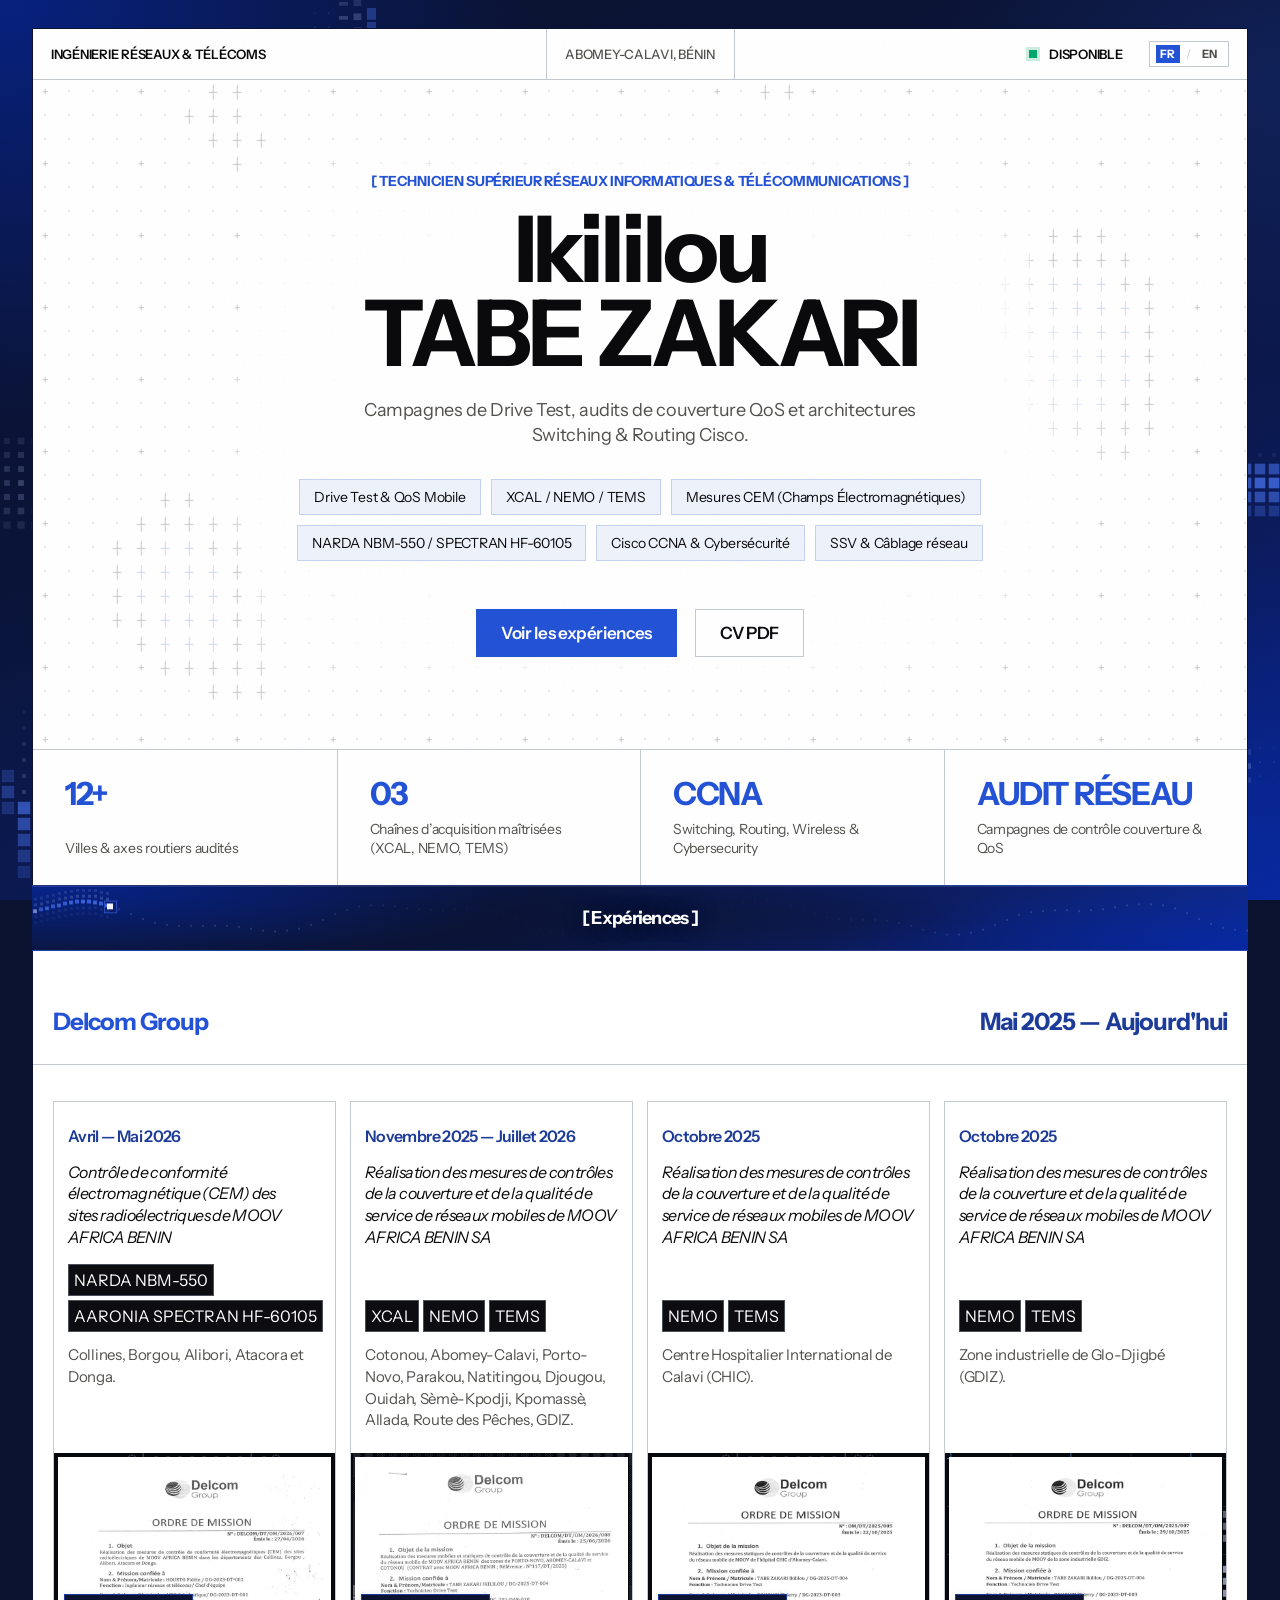
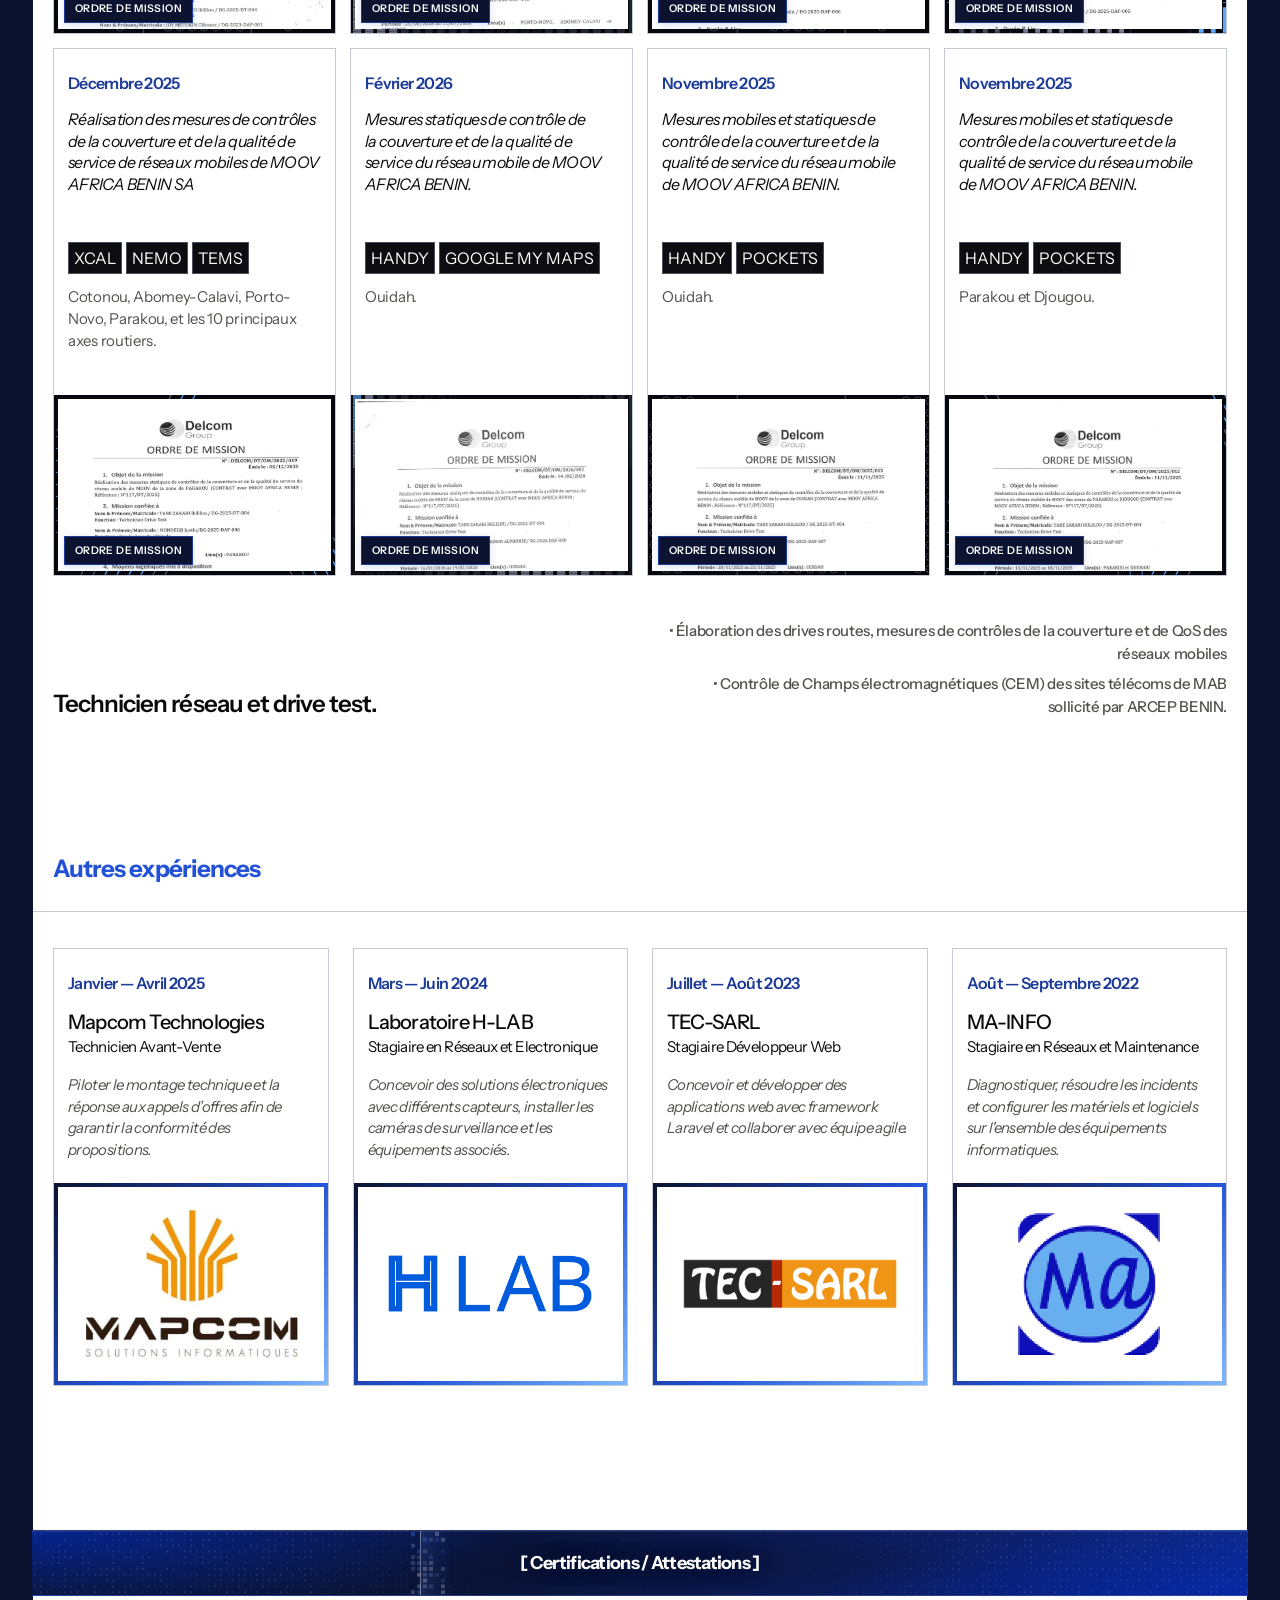
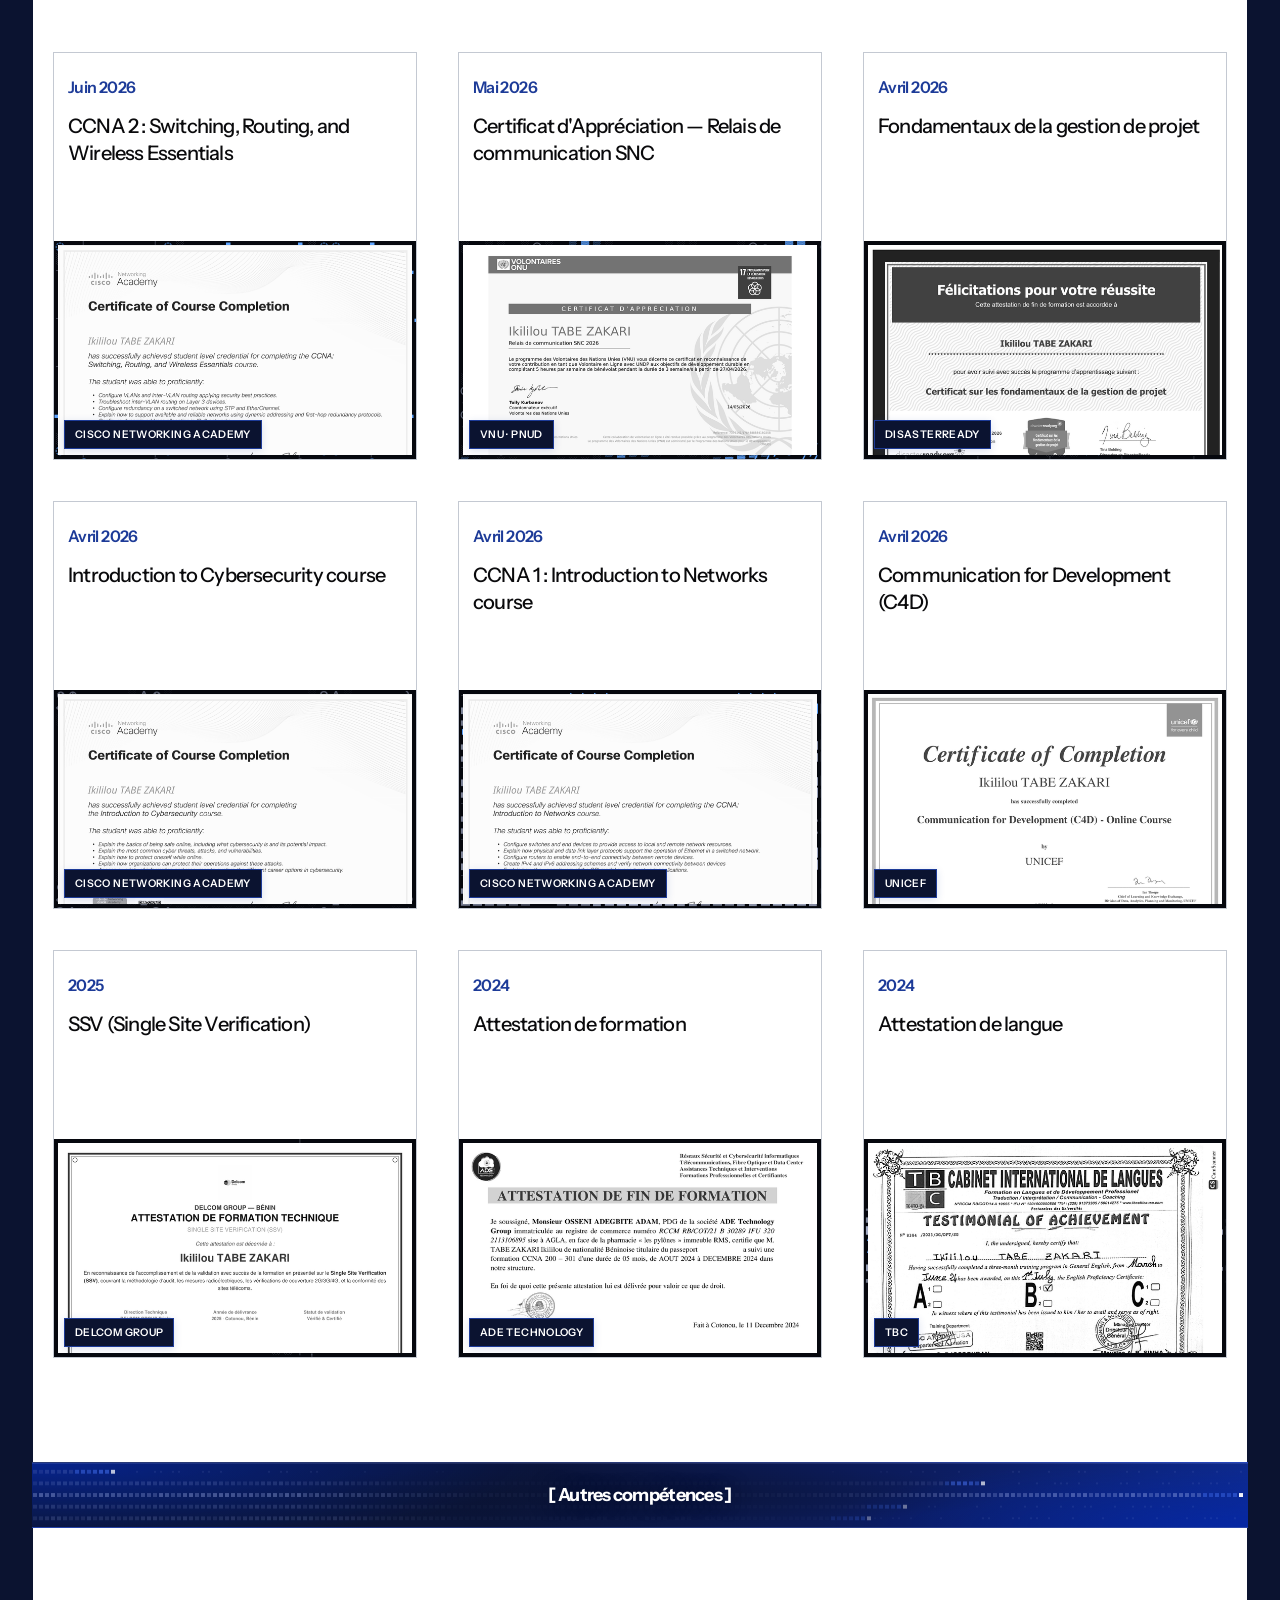
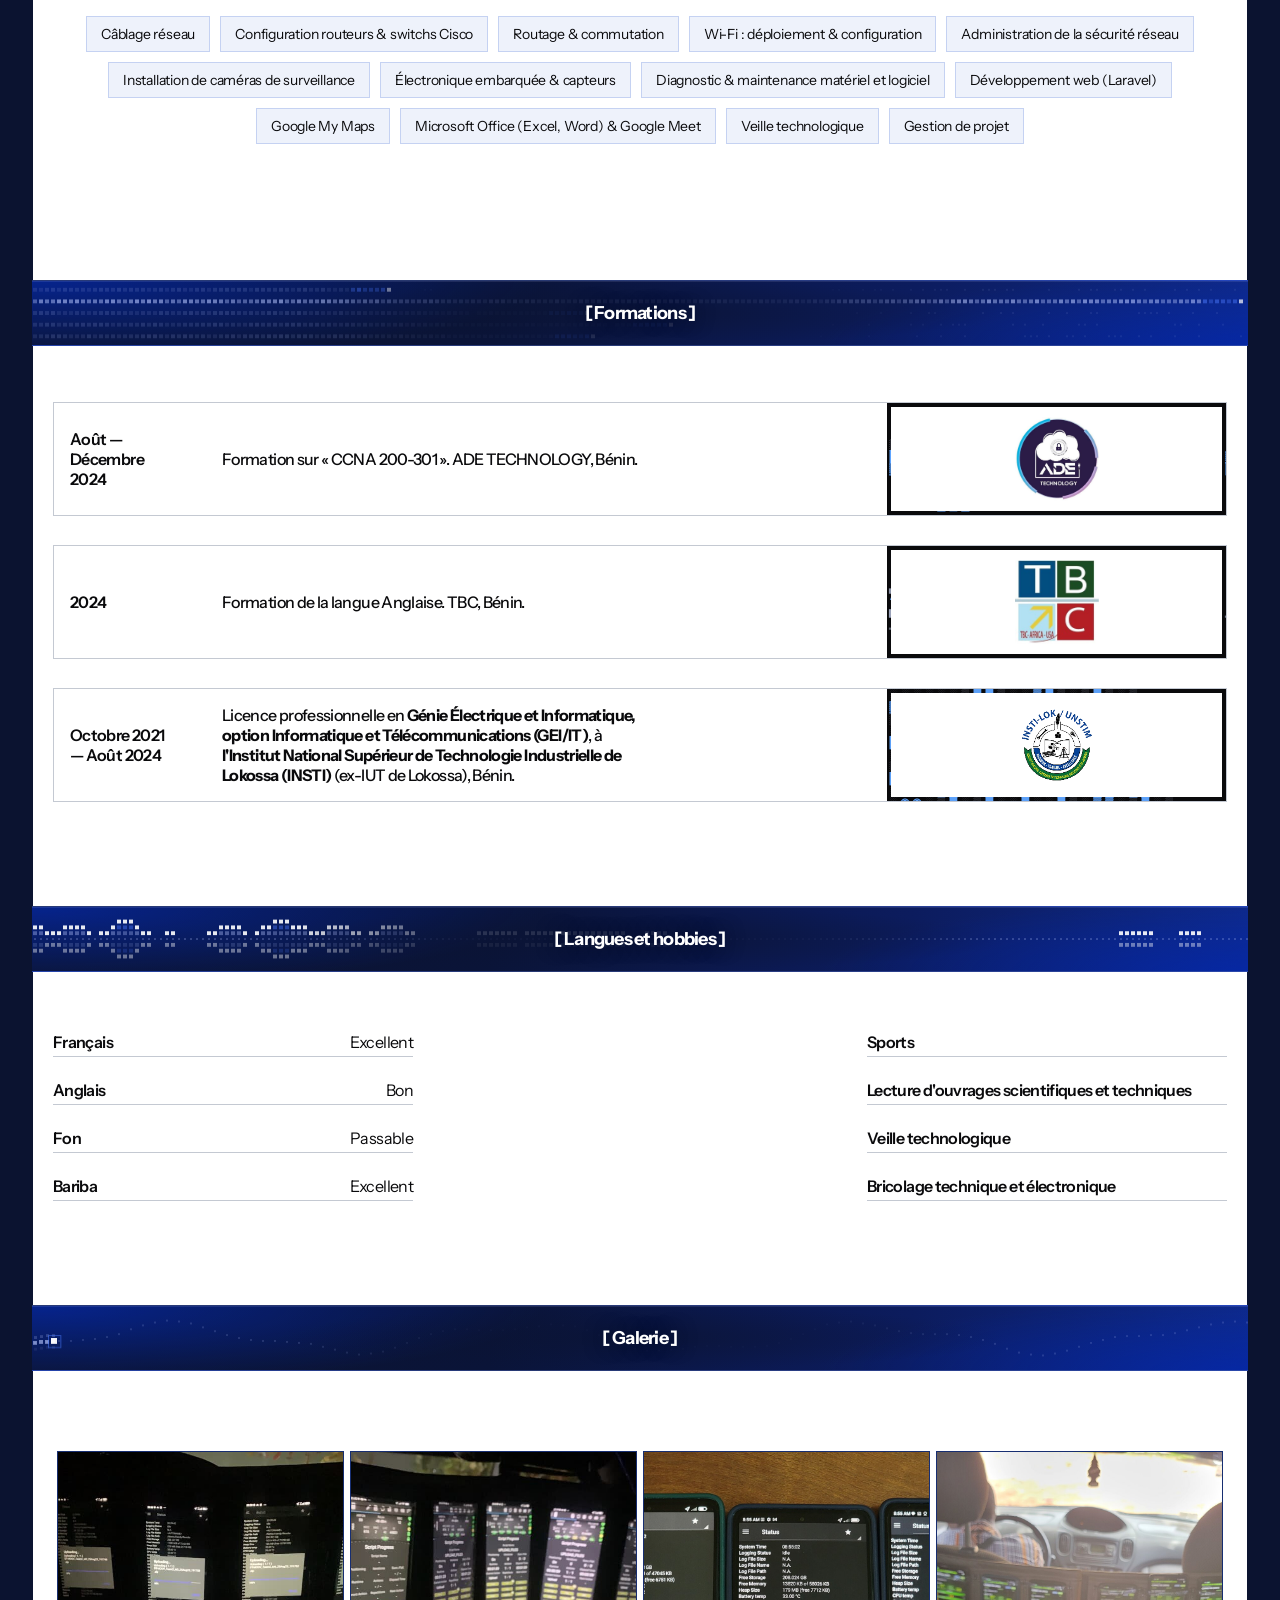
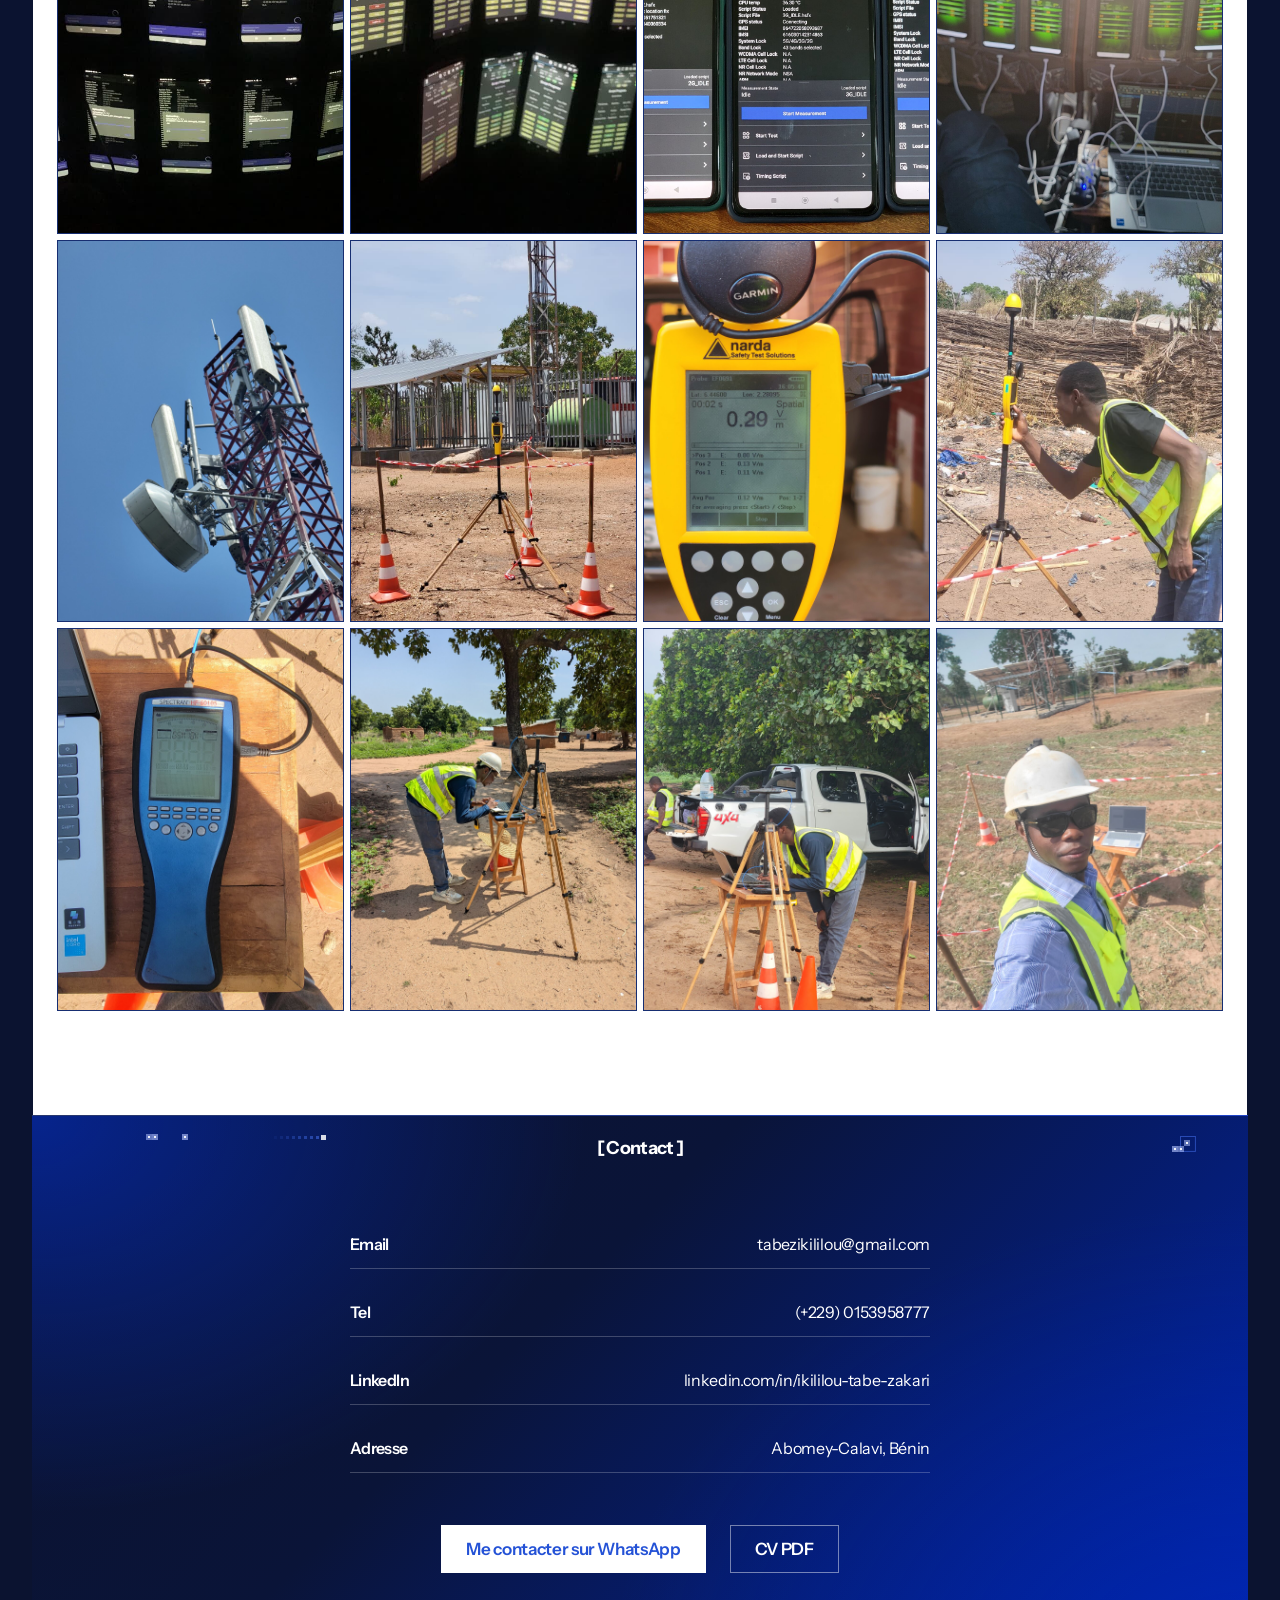
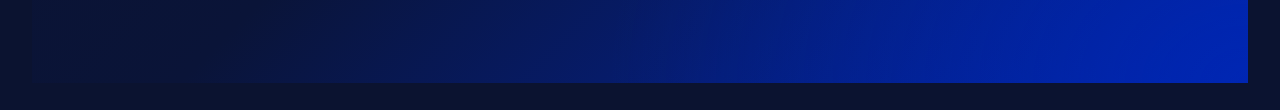
<file: index.html>
<!DOCTYPE html>
<html lang="fr">
  <head>
    <!-- Google tag (gtag.js) -->
    <script async src="https://www.googletagmanager.com/gtag/js?id=G-R05T1QD6PJ"></script>
    <script>
      window.dataLayer = window.dataLayer || [];
      function gtag(){dataLayer.push(arguments);}
      gtag('js', new Date());

      gtag('config', 'G-R05T1QD6PJ');
    </script>
    <meta charset="UTF-8" />
    <meta name="viewport" content="width=device-width, initial-scale=1.0" />
    <meta name="theme-color" content="#0b1330" />
    <title>Ikililou TABE ZAKARI — Technicien Supérieur Réseaux Informatiques &amp; Télécommunications</title>
    <link rel="preconnect" href="https://fonts.googleapis.com" />
    <link rel="preconnect" href="https://fonts.gstatic.com" crossorigin />
    <link
      href="https://fonts.googleapis.com/css2?family=Instrument+Sans:ital,wght@0,400;0,500;0,600;0,700;1,400;1,500;1,600;1,700&display=swap"
      rel="stylesheet"
    />
    <link rel="stylesheet" href="styles.css" />
  </head>
  <body>
    <svg class="grain" xmlns="http://www.w3.org/2000/svg" aria-hidden="true">
      <filter id="grain-filter" x="0%" y="0%" width="100%" height="100%">
        <feTurbulence
          type="fractalNoise"
          baseFrequency="0.8"
          numOctaves="4"
          seed="2"
          stitchTiles="stitch"
        />
        <feColorMatrix type="saturate" values="0" />
      </filter>
      <rect width="100%" height="100%" filter="url(#grain-filter)" />
    </svg>
    <a class="skip-link" href="#experiences">Aller aux expériences</a>

    <canvas class="shell-canvas" aria-hidden="true"></canvas>

    <div class="page">
    <header class="hero">
      <div class="hero__frame" data-hero-field>
        <div class="hero__topbar">
          <div class="hero__topcell">
            <span class="hero__meta">INGÉNIERIE RÉSEAUX &amp; TÉLÉCOMS</span>
          </div>
          <div class="hero__topcell hero__topcell--center">
            <span>ABOMEY-CALAVI, BÉNIN</span>
          </div>
          <div class="hero__topcell hero__topcell--right">
            <span class="hero__status-dot" aria-hidden="true"></span>
            <span>DISPONIBLE</span>
            <nav class="lang-switch" aria-label="Langue / Language">
              <span class="lang-switch__link is-active" aria-current="page">FR</span>
              <span class="lang-switch__sep" aria-hidden="true">/</span>
              <a class="lang-switch__link" href="en/" hreflang="en" lang="en">EN</a>
            </nav>
          </div>
        </div>

        <div class="hero__stage">
          <canvas class="hero__canvas" aria-hidden="true"></canvas>

          <div class="hero__inner">
            <p class="hero__eyebrow">[ TECHNICIEN SUPÉRIEUR RÉSEAUX INFORMATIQUES &amp; TÉLÉCOMMUNICATIONS ]</p>
            <h1 class="hero__name">Ikililou<br />TABE ZAKARI</h1>
            <p class="hero__lead">
              Campagnes de Drive Test, audits de couverture QoS et
              architectures Switching &amp; Routing Cisco.
            </p>
            <div class="hero__pills" aria-label="Domaines d'expertise">
              <span class="hero__pill">Drive Test &amp; QoS Mobile</span>
              <span class="hero__pill">XCAL / NEMO / TEMS</span>
              <span class="hero__pill">Mesures CEM (Champs Électromagnétiques)</span>
              <span class="hero__pill">NARDA NBM-550 / SPECTRAN HF-60105</span>
              <span class="hero__pill">Cisco CCNA &amp; Cybersécurité</span>
              <span class="hero__pill">SSV &amp; Câblage réseau</span>
            </div>
            <div class="hero__actions">
              <a class="btn btn--solid" href="#experiences">Voir les expériences</a>
              <a class="btn btn--ghost" href="public/Curriculum_vitae_détaille_et_actualise_tabe_zakari_ikililou.pdf" data-cv>CV PDF</a>
            </div>
          </div>
        </div>

        <div class="hero__metrics" aria-label="Indicateurs clés">
          <div class="hero__metric">
            <span class="hero__metric-val">12+</span>
            <span class="hero__metric-label">Villes &amp; axes routiers audités</span>
          </div>
          <div class="hero__metric">
            <span class="hero__metric-val">03</span>
            <span class="hero__metric-label">Chaînes d’acquisition maîtrisées (XCAL, NEMO, TEMS)</span>
          </div>
          <div class="hero__metric">
            <span class="hero__metric-val">CCNA</span>
            <span class="hero__metric-label">Switching, Routing, Wireless &amp; Cybersecurity</span>
          </div>
          <div class="hero__metric">
            <span class="hero__metric-val">AUDIT RÉSEAU</span>
            <span class="hero__metric-label">Campagnes de contrôle couverture &amp; QoS</span>
          </div>
        </div>
      </div>
    </header>

    <main>
      <section class="section" id="experiences" aria-labelledby="exp-title">
        <header class="section-head">
          <div class="section-head__cell"></div>
          <h2 class="kicker" id="exp-title">[ Expériences ]</h2>
          <div class="section-head__cell"></div>
        </header>

        <article class="employer">
          <header class="employer__head">
            <h3 class="employer__name">Delcom Group</h3>
            <p class="employer__dates">Mai 2025 — Aujourd'hui</p>
          </header>

          <div class="board">
            <div class="card-grid card-grid--4" id="delcom-missions">
              <article class="card card--mission" data-signal-card>
                <div class="card__body">
                  <p class="card__meta">Avril — Mai 2026</p>
                  <h4 class="card__title">
                    Contrôle de conformité électromagnétique (CEM) des sites radioélectriques de MOOV AFRICA BENIN
                  </h4>
                  <div class="card__tags">
                    <span class="tag tag--ink">NARDA NBM-550</span>
                    <span class="tag tag--ink">AARONIA SPECTRAN HF-60105</span>
                  </div>
                  <p class="card__place">
                    Collines, Borgou, Alibori, Atacora et Donga.
                  </p>
                </div>
                <button
                  type="button"
                  class="card__media card__media--order"
                  data-signal="radar"
                  data-mission-image="public/ordres_mission/mission-cem-nord-2026.png"
                  data-mission-title="CEM — Centre-Nord du Bénin"
                  aria-label="Afficher l'ordre de mission : CEM — Centre-Nord du Bénin"
                  aria-haspopup="dialog"
                  aria-controls="mission-dialog"
                >
                  <canvas class="signal-canvas" aria-hidden="true"></canvas>
                  <span class="card__order-preview">
                    <img draggable="false"
                      src="public/ordres_mission/thumb-cem-nord-2026.png"
                      alt="Ordre de mission CEM Moov Africa 2026"
                      class="card__order-img"
                      loading="lazy"
                    />
                  </span>
                  <span class="card__order-badge">Ordre de mission</span>
                </button>
              </article>

              <article class="card card--mission" data-signal-card>
                <div class="card__body">
                  <p class="card__meta">Novembre 2025 — Juillet 2026</p>
                  <h4 class="card__title">
                    Réalisation des mesures de contrôles de la couverture et de
                    la qualité de service de réseaux mobiles de MOOV AFRICA BENIN SA
                  </h4>
                  <div class="card__tags">
                    <span class="tag tag--ink">XCAL</span>
                    <span class="tag tag--ink">NEMO</span>
                    <span class="tag tag--ink">TEMS</span>
                  </div>
                  <p class="card__place">
                    Cotonou, Abomey-Calavi, Porto-Novo, Parakou, Natitingou, Djougou,
                    Ouidah, Sèmè-Kpodji, Kpomassè, Allada, Route des Pêches, GDIZ.
                  </p>
                </div>
                <button
                  type="button"
                  class="card__media card__media--order"
                  data-signal="heatmap"
                  data-mission-image="public/ordres_mission/mission-qos-cotonou-calavi-porto-2026.png"
                  data-mission-title="QoS — Cotonou, Abomey-Calavi et Porto-Novo"
                  aria-label="Afficher l'ordre de mission : QoS — Cotonou, Abomey-Calavi et Porto-Novo"
                  aria-haspopup="dialog"
                  aria-controls="mission-dialog"
                >
                  <canvas class="signal-canvas" aria-hidden="true"></canvas>
                  <span class="card__order-preview">
                    <img draggable="false"
                      src="public/ordres_mission/thumb-cotonou-calavi-porto-2026.png"
                      alt="Ordre de mission Cotonou Porto-Novo Abomey-Calavi 2026"
                      class="card__order-img"
                      loading="lazy"
                    />
                  </span>
                  <span class="card__order-badge">Ordre de mission</span>
                </button>
              </article>

              <article class="card card--mission" data-signal-card>
                <div class="card__body">
                  <p class="card__meta">Octobre 2025</p>
                  <h4 class="card__title">
                    Réalisation des mesures de contrôles de la couverture et de
                    la qualité de service de réseaux mobiles de MOOV AFRICA BENIN SA
                  </h4>
                  <div class="card__tags">
                    <span class="tag tag--ink">NEMO</span>
                    <span class="tag tag--ink">TEMS</span>
                  </div>
                  <p class="card__place">Centre Hospitalier International de Calavi (CHIC).</p>
                </div>
                <button
                  type="button"
                  class="card__media card__media--order"
                  data-signal="radar"
                  data-mission-image="public/ordres_mission/mission-qos-chic-calavi-2025.png"
                  data-mission-title="QoS — Hôpital CHIC, Abomey-Calavi"
                  aria-label="Afficher l'ordre de mission : QoS — Hôpital CHIC, Abomey-Calavi"
                  aria-haspopup="dialog"
                  aria-controls="mission-dialog"
                >
                  <canvas class="signal-canvas" aria-hidden="true"></canvas>
                  <span class="card__order-preview">
                    <img draggable="false"
                      src="public/ordres_mission/thumb-chic-calavi-2025.png"
                      alt="Ordre de mission CHIC Abomey-Calavi 2025"
                      class="card__order-img"
                      loading="lazy"
                    />
                  </span>
                  <span class="card__order-badge">Ordre de mission</span>
                </button>
              </article>

              <article class="card card--mission" data-signal-card>
                <div class="card__body">
                  <p class="card__meta">Octobre 2025</p>
                  <h4 class="card__title">
                    Réalisation des mesures de contrôles de la couverture et de
                    la qualité de service de réseaux mobiles de MOOV AFRICA BENIN SA
                  </h4>
                  <div class="card__tags">
                    <span class="tag tag--ink">NEMO</span>
                    <span class="tag tag--ink">TEMS</span>
                  </div>
                  <p class="card__place">Zone industrielle de Glo-Djigbé (GDIZ).</p>
                </div>
                <button
                  type="button"
                  class="card__media card__media--order"
                  data-signal="matrix"
                  data-mission-image="public/ordres_mission/mission-qos-gdiz-2025.png"
                  data-mission-title="QoS — Zone industrielle de Glo-Djigbé"
                  aria-label="Afficher l'ordre de mission : QoS — Zone industrielle de Glo-Djigbé"
                  aria-haspopup="dialog"
                  aria-controls="mission-dialog"
                >
                  <canvas class="signal-canvas" aria-hidden="true"></canvas>
                  <span class="card__order-preview">
                    <img draggable="false"
                      src="public/ordres_mission/thumb-gdiz-2025.png"
                      alt="Ordre de mission GDIZ Glo-Djigbé 2025"
                      class="card__order-img"
                      loading="lazy"
                    />
                  </span>
                  <span class="card__order-badge">Ordre de mission</span>
                </button>
              </article>

              <article class="card card--mission" data-signal-card>
                <div class="card__body">
                  <p class="card__meta">Décembre 2025</p>
                  <h4 class="card__title">
                    Réalisation des mesures de contrôles de la couverture et de
                    la qualité de service de réseaux mobiles de MOOV AFRICA BENIN SA
                  </h4>
                  <div class="card__tags">
                    <span class="tag tag--ink">XCAL</span>
                    <span class="tag tag--ink">NEMO</span>
                    <span class="tag tag--ink">TEMS</span>
                  </div>
                  <p class="card__place">
                    Cotonou, Abomey-Calavi, Porto-Novo, Parakou, et les 10 principaux
                    axes routiers.
                  </p>
                </div>
                <button
                  type="button"
                  class="card__media card__media--order"
                  data-signal="flow"
                  data-mission-image="public/ordres_mission/mission-qos-parakou-2025.png"
                  data-mission-title="QoS — Parakou"
                  aria-label="Afficher l'ordre de mission : QoS — Parakou"
                  aria-haspopup="dialog"
                  aria-controls="mission-dialog"
                >
                  <canvas class="signal-canvas" aria-hidden="true"></canvas>
                  <span class="card__order-preview">
                    <img draggable="false"
                      src="public/ordres_mission/thumb-parakou-2025.png"
                      alt="Ordre de mission Parakou et axes routiers 2025"
                      class="card__order-img"
                      loading="lazy"
                    />
                  </span>
                  <span class="card__order-badge">Ordre de mission</span>
                </button>
              </article>

              <article class="card card--mission" data-signal-card>
                <div class="card__body">
                  <p class="card__meta">Février 2026</p>
                  <h4 class="card__title">Mesures statiques de contrôle de la couverture et de la qualité de service du réseau mobile de MOOV AFRICA BENIN.</h4>
                  <div class="card__tags">
                    <span class="tag tag--ink">HANDY</span>
                    <span class="tag tag--ink">GOOGLE MY MAPS</span>
                  </div>
                  <p class="card__place">Ouidah.</p>
                </div>
                <button
                  type="button"
                  class="card__media card__media--order"
                  data-signal="heatmap"
                  data-mission-image="public/ordres_mission/Mission_QoS_Statique-Mobilité_Ouidah_2025.png"
                  data-mission-title="QoS — Ouidah, février 2026"
                  aria-label="Afficher l'ordre de mission : QoS — Ouidah, février 2026"
                  aria-haspopup="dialog"
                  aria-controls="mission-dialog"
                >
                  <canvas class="signal-canvas" aria-hidden="true"></canvas>
                  <span class="card__order-preview">
                    <img draggable="false"
                      src="public/ordres_mission/thumb-ouidah-fevrier-2026.png"
                      alt="Ordre de mission : Ouidah, Février 2026"
                      class="card__order-img"
                      loading="lazy"
                    />
                  </span>
                  <span class="card__order-badge">Ordre de mission</span>
                </button>
              </article>

              <article class="card card--mission" data-signal-card>
                <div class="card__body">
                  <p class="card__meta">Novembre 2025</p>
                  <h4 class="card__title">Mesures mobiles et statiques de contrôle de la couverture et de la qualité de service du réseau mobile de MOOV AFRICA BENIN.</h4>
                  <div class="card__tags">
                    <span class="tag tag--ink">HANDY</span>
                    <span class="tag tag--ink">POCKETS</span>
                  </div>
                  <p class="card__place">Ouidah.</p>
                </div>
                <button
                  type="button"
                  class="card__media card__media--order"
                  data-signal="radar"
                  data-mission-image="public/ordres_mission/Mission_QoS_Statique-Mobilité_Ouidah_2026.png"
                  data-mission-title="QoS — Ouidah, novembre 2025"
                  aria-label="Afficher l'ordre de mission : QoS — Ouidah, novembre 2025"
                  aria-haspopup="dialog"
                  aria-controls="mission-dialog"
                >
                  <canvas class="signal-canvas" aria-hidden="true"></canvas>
                  <span class="card__order-preview">
                    <img draggable="false"
                      src="public/ordres_mission/thumb-ouidah-novembre-2025.png"
                      alt="Ordre de mission : Ouidah, Novembre 2025"
                      class="card__order-img"
                      loading="lazy"
                    />
                  </span>
                  <span class="card__order-badge">Ordre de mission</span>
                </button>
              </article>

              <article class="card card--mission" data-signal-card>
                <div class="card__body">
                  <p class="card__meta">Novembre 2025</p>
                  <h4 class="card__title">Mesures mobiles et statiques de contrôle de la couverture et de la qualité de service du réseau mobile de MOOV AFRICA BENIN.</h4>
                  <div class="card__tags">
                    <span class="tag tag--ink">HANDY</span>
                    <span class="tag tag--ink">POCKETS</span>
                  </div>
                  <p class="card__place">Parakou et Djougou.</p>
                </div>
                <button
                  type="button"
                  class="card__media card__media--order"
                  data-signal="flow"
                  data-mission-image="public/ordres_mission/mission-qos-parakou-djougou-2025.png"
                  data-mission-title="QoS — Parakou et Djougou"
                  aria-label="Afficher l'ordre de mission : QoS — Parakou et Djougou"
                  aria-haspopup="dialog"
                  aria-controls="mission-dialog"
                >
                  <canvas class="signal-canvas" aria-hidden="true"></canvas>
                  <span class="card__order-preview">
                    <img draggable="false"
                      src="public/ordres_mission/thumb-parakou-djougou-novembre-2025.png"
                      alt="Ordre de mission : Parakou et Djougou, Novembre 2025"
                      class="card__order-img"
                      loading="lazy"
                    />
                  </span>
                  <span class="card__order-badge">Ordre de mission</span>
                </button>
              </article>
            </div>

            <button
              class="btn mission-list-toggle"
              type="button"
              aria-controls="delcom-missions"
              aria-expanded="false"
              hidden
            >Voir les 6 autres missions</button>

            <footer class="board__foot">
              <p class="board__role">Technicien réseau et drive test.</p>
              <div class="board__summary">
                <p>• Élaboration des drives routes, mesures de contrôles de la couverture et de QoS des réseaux mobiles</p>
                <p>• Contrôle de Champs électromagnétiques (CEM) des sites télécoms de MAB sollicité par ARCEP BENIN.</p>
              </div>
            </footer>
          </div>
        </article>

        <article class="employer">
          <header class="employer__head">
            <h3 class="employer__name">Autres expériences</h3>
          </header>

          <div class="board">
            <div class="card-grid card-grid--4">
              <article class="card card--experience">
                <div class="card__body">
                  <p class="card__meta">Janvier — Avril 2025</p>
                  <h4 class="card__heading">Mapcom Technologies</h4>
                  <p class="card__role-sub">Technicien Avant-Vente</p>
                  <p class="card__desc">
                    Piloter le montage technique et la réponse aux appels d’offres afin de garantir la conformité des propositions.
                  </p>
                </div>
                <div class="card__media card__media--logo">
                  <img draggable="false"
                    src="public/logo/LOGO DE MAPCOM TECHNOLOGIES.jpg"
                    alt="Logo Mapcom Technologies"
                    class="card__logo-img card__logo-img--mapcom"
                    loading="lazy"
                  />
                </div>
              </article>

              <article class="card card--experience">
                <div class="card__body">
                  <p class="card__meta">Mars — Juin 2024</p>
                  <h4 class="card__heading">Laboratoire H-LAB</h4>
                  <p class="card__role-sub">Stagiaire en Réseaux et Electronique</p>
                  <p class="card__desc">
                    Concevoir des solutions électroniques avec différents capteurs, installer les caméras de surveillance et les équipements associés.
                  </p>
                </div>
                <div class="card__media card__media--logo">
                  <img draggable="false"
                    src="public/logo/h-lab-clean.png"
                    alt="Logo Laboratoire H-LAB"
                    class="card__logo-img card__logo-img--hlab"
                    loading="lazy"
                  />
                </div>
              </article>

              <article class="card card--experience">
                <div class="card__body">
                  <p class="card__meta">Juillet — Août 2023</p>
                  <h4 class="card__heading">TEC-SARL</h4>
                  <p class="card__role-sub">Stagiaire Développeur Web</p>
                  <p class="card__desc">
                    Concevoir et développer des applications web avec framework Laravel et collaborer avec équipe agile.
                  </p>
                </div>
                <div class="card__media card__media--logo">
                  <img draggable="false"
                    src="public/logo/tec-sarl-clean.png"
                    alt="Logo TEC-SARL"
                    class="card__logo-img card__logo-img--tec"
                    loading="lazy"
                  />
                </div>
              </article>

              <article class="card card--experience">
                <div class="card__body">
                  <p class="card__meta">Août — Septembre 2022</p>
                  <h4 class="card__heading">MA-INFO</h4>
                  <p class="card__role-sub">Stagiaire en Réseaux et Maintenance</p>
                  <p class="card__desc">
                    Diagnostiquer, résoudre les incidents et configurer les matériels et logiciels sur l'ensemble des équipements informatiques.
                  </p>
                </div>
                <div class="card__media card__media--logo">
                  <img draggable="false"
                    src="public/logo/LOGO DE MA-INFO.jpg"
                    alt="Logo MA-INFO"
                    class="card__logo-img"
                    loading="lazy"
                  />
                </div>
              </article>
            </div>
          </div>
        </article>
      </section>

      <section class="section" id="accreditations" aria-labelledby="acc-title">
        <header class="section-head">
          <div class="section-head__cell"></div>
          <h2 class="kicker" id="acc-title">[ Certifications / Attestations ]</h2>
          <div class="section-head__cell"></div>
        </header>

        <div class="card-grid card-grid--3 card-grid--loose">
          <article class="card card--cred" data-signal-card>
            <div class="card__body">
              <p class="card__meta">Juin 2026</p>
              <h3 class="card__heading">
                CCNA 2 : Switching, Routing, and Wireless Essentials
              </h3>
            </div>
            <button
              type="button"
              class="card__media card__media--order"
              data-signal="ccna-mesh"
              data-mission-image="public/certifications/cert-ccna-2.png"
              data-mission-title="CCNA 2 : Switching, Routing, and Wireless Essentials — Cisco Networking Academy"
              data-mission-eyebrow="Certification"
              aria-label="Afficher la certification : CCNA 2 : Switching, Routing, and Wireless Essentials"
              aria-haspopup="dialog"
              aria-controls="mission-dialog"
            >
              <canvas class="signal-canvas" aria-hidden="true"></canvas>
              <span class="card__order-preview">
                <img
                  src="public/certifications/thumb-ccna-2.png"
                  alt="Certification CCNA 2 : Switching, Routing, and Wireless Essentials"
                  class="card__order-img"
                  loading="lazy"
                  draggable="false"
                />
              </span>
              <span class="card__order-badge">Cisco Networking Academy</span>
            </button>
          </article>

          <article class="card card--cred" data-signal-card>
            <div class="card__body">
              <p class="card__meta">Mai 2026</p>
              <h3 class="card__heading">
                Certificat d'Appréciation — Relais de communication SNC
              </h3>
            </div>
            <button
              type="button"
              class="card__media card__media--order"
              data-signal="prism"
              data-mission-image="public/certifications/cert-onu-snc.png"
              data-mission-title="Certificat d'Appréciation — Relais de communication SNC (VNU · PNUD)"
              data-mission-eyebrow="Certification"
              aria-label="Afficher la certification : Certificat d'Appréciation — Relais de communication SNC"
              aria-haspopup="dialog"
              aria-controls="mission-dialog"
            >
              <canvas class="signal-canvas" aria-hidden="true"></canvas>
              <span class="card__order-preview">
                <img
                  src="public/certifications/thumb-onu-snc.png"
                  alt="Certificat d'Appréciation — Relais de communication SNC"
                  class="card__order-img"
                  loading="lazy"
                  draggable="false"
                />
              </span>
              <span class="card__order-badge">VNU · PNUD</span>
            </button>
          </article>

          <article class="card card--cred" data-signal-card>
            <div class="card__body">
              <p class="card__meta">Avril 2026</p>
              <h3 class="card__heading">
                Fondamentaux de la gestion de projet
              </h3>
            </div>
            <button
              type="button"
              class="card__media card__media--order"
              data-signal="tesseract"
              data-mission-image="public/certifications/cert-gestion-projet.png"
              data-mission-title="Fondamentaux de la gestion de projet — DisasterReady"
              data-mission-eyebrow="Certification"
              aria-label="Afficher la certification : Fondamentaux de la gestion de projet"
              aria-haspopup="dialog"
              aria-controls="mission-dialog"
            >
              <canvas class="signal-canvas" aria-hidden="true"></canvas>
              <span class="card__order-preview">
                <img
                  src="public/certifications/thumb-gestion-projet.png"
                  alt="Certification Fondamentaux de la gestion de projet"
                  class="card__order-img"
                  loading="lazy"
                  draggable="false"
                />
              </span>
              <span class="card__order-badge">DisasterReady</span>
            </button>
          </article>

          <article class="card card--cred" data-signal-card>
            <div class="card__body">
              <p class="card__meta">Avril 2026</p>
              <h3 class="card__heading">Introduction to Cybersecurity course</h3>
            </div>
            <button
              type="button"
              class="card__media card__media--order"
              data-signal="cyber-vault"
              data-mission-image="public/certifications/cert-cybersecurity.png"
              data-mission-title="Introduction to Cybersecurity course — Cisco Networking Academy"
              data-mission-eyebrow="Certification"
              aria-label="Afficher la certification : Introduction to Cybersecurity course"
              aria-haspopup="dialog"
              aria-controls="mission-dialog"
            >
              <canvas class="signal-canvas" aria-hidden="true"></canvas>
              <span class="card__order-preview">
                <img
                  src="public/certifications/thumb-cybersecurity.png"
                  alt="Certification Introduction to Cybersecurity — Cisco Networking Academy"
                  class="card__order-img"
                  loading="lazy"
                  draggable="false"
                />
              </span>
              <span class="card__order-badge">Cisco Networking Academy</span>
            </button>
          </article>

          <article class="card card--cred" data-signal-card>
            <div class="card__body">
              <p class="card__meta">Avril 2026</p>
              <h3 class="card__heading">CCNA 1 : Introduction to Networks course</h3>
            </div>
            <button
              type="button"
              class="card__media card__media--order"
              data-signal="ccna-osi"
              data-mission-image="public/certifications/cert-ccna-1.png"
              data-mission-title="CCNA 1 : Introduction to Networks course — Cisco Networking Academy"
              data-mission-eyebrow="Certification"
              aria-label="Afficher la certification : CCNA 1 : Introduction to Networks course"
              aria-haspopup="dialog"
              aria-controls="mission-dialog"
            >
              <canvas class="signal-canvas" aria-hidden="true"></canvas>
              <span class="card__order-preview">
                <img
                  src="public/certifications/thumb-ccna-1.png"
                  alt="Certification CCNA 1 : Introduction to Networks — Cisco Networking Academy"
                  class="card__order-img"
                  loading="lazy"
                  draggable="false"
                />
              </span>
              <span class="card__order-badge">Cisco Networking Academy</span>
            </button>
          </article>

          <article class="card card--cred" data-signal-card>
            <div class="card__body">
              <p class="card__meta">Avril 2026</p>
              <h3 class="card__heading">
                Communication for Development (C4D)
              </h3>
            </div>
            <button
              type="button"
              class="card__media card__media--order"
              data-signal="ccna-core"
              data-mission-image="public/certifications/cert-unicef-c4d.png"
              data-mission-title="Communication for Development (C4D) — UNICEF"
              data-mission-eyebrow="Certification"
              aria-label="Afficher la certification : Communication for Development (C4D)"
              aria-haspopup="dialog"
              aria-controls="mission-dialog"
            >
              <canvas class="signal-canvas" aria-hidden="true"></canvas>
              <span class="card__order-preview">
                <img
                  src="public/certifications/thumb-unicef-c4d.png"
                  alt="Certification Communication for Development (C4D) — UNICEF"
                  class="card__order-img"
                  loading="lazy"
                  draggable="false"
                />
              </span>
              <span class="card__order-badge">UNICEF</span>
            </button>
          </article>

          <article class="card card--cred" data-signal-card>
            <div class="card__body">
              <p class="card__meta">2025</p>
              <h3 class="card__heading">SSV (Single Site Verification)</h3>
            </div>
            <button
              type="button"
              class="card__media card__media--order"
              data-signal="ssv-sector"
              data-mission-image="public/certifications/cert-ssv-delcom.png"
              data-mission-title="Single Site Verification (SSV) — DELCOM GROUP"
              data-mission-eyebrow="Certification"
              aria-label="Afficher la certification : Single Site Verification (SSV)"
              aria-haspopup="dialog"
              aria-controls="mission-dialog"
            >
              <canvas class="signal-canvas" aria-hidden="true"></canvas>
              <span class="card__order-preview">
                <img
                  src="public/certifications/thumb-ssv-delcom.png"
                  alt="Attestation de formation SSV (Single Site Verification) — DELCOM GROUP"
                  class="card__order-img"
                  loading="lazy"
                  draggable="false"
                />
              </span>
              <span class="card__order-badge">DELCOM GROUP</span>
            </button>
          </article>

          <article class="card card--cred" data-signal-card>
            <div class="card__body">
              <p class="card__meta">2024</p>
              <h3 class="card__heading">Attestation de formation</h3>
            </div>
            <button
              type="button"
              class="card__media card__media--order"
              data-signal="ccna-core"
              data-mission-image="public/certifications/cert-ade-ccna.png"
              data-mission-title="Attestation de fin de formation CCNA 200-301 — ADE Technology"
              data-mission-eyebrow="Certification"
              aria-label="Afficher la certification : Attestation de formation"
              aria-haspopup="dialog"
              aria-controls="mission-dialog"
            >
              <canvas class="signal-canvas" aria-hidden="true"></canvas>
              <span class="card__order-preview">
                <img
                  src="public/certifications/thumb-ade-ccna.png"
                  alt="Attestation de fin de formation CCNA 200-301 — ADE Technology"
                  class="card__order-img"
                  loading="lazy"
                  draggable="false"
                />
              </span>
              <span class="card__order-badge">ADE TECHNOLOGY</span>
            </button>
          </article>

          <article class="card card--cred" data-signal-card>
            <div class="card__body">
              <p class="card__meta">2024</p>
              <h3 class="card__heading">Attestation de langue</h3>
            </div>
            <button
              type="button"
              class="card__media card__media--order"
              data-signal="voice-spectrum"
              data-mission-image="public/certifications/cert-anglais-tbc.png"
              data-mission-title="English Language Proficiency Certificate — TBC"
              data-mission-eyebrow="Certification"
              aria-label="Afficher la certification : Attestation de langue"
              aria-haspopup="dialog"
              aria-controls="mission-dialog"
            >
              <canvas class="signal-canvas" aria-hidden="true"></canvas>
              <span class="card__order-preview">
                <img
                  src="public/certifications/thumb-anglais-tbc.png"
                  alt="English Language Proficiency Certificate — TBC"
                  class="card__order-img"
                  loading="lazy"
                  draggable="false"
                />
              </span>
              <span class="card__order-badge">TBC</span>
            </button>
          </article>
        </div>
      </section>

      <section class="section" id="competences" aria-labelledby="skills-title">
        <header class="section-head">
          <div class="section-head__cell"></div>
          <h2 class="kicker" id="skills-title">[ Autres compétences ]</h2>
          <div class="section-head__cell"></div>
        </header>

        <div class="skills">
          <div class="hero__pills" aria-label="Compétences complémentaires">
              <span class="hero__pill">Câblage réseau</span>
              <span class="hero__pill">Configuration routeurs &amp; switchs Cisco</span>
              <span class="hero__pill">Routage &amp; commutation</span>
              <span class="hero__pill">Wi-Fi : déploiement &amp; configuration</span>
              <span class="hero__pill">Administration de la sécurité réseau</span>
              <span class="hero__pill">Installation de caméras de surveillance</span>
              <span class="hero__pill">Électronique embarquée &amp; capteurs</span>
              <span class="hero__pill">Diagnostic &amp; maintenance matériel et logiciel</span>
              <span class="hero__pill">Développement web (Laravel)</span>
              <span class="hero__pill">Google My Maps</span>
              <span class="hero__pill">Microsoft Office (Excel, Word) &amp; Google Meet</span>
              <span class="hero__pill">Veille technologique</span>
              <span class="hero__pill">Gestion de projet</span>
          </div>
        </div>
      </section>

      <section class="section" id="formations" aria-labelledby="form-title">
        <header class="section-head">
          <div class="section-head__cell"></div>
          <h2 class="kicker" id="form-title">[ Formations ]</h2>
          <div class="section-head__cell"></div>
        </header>

        <ul class="formations">
          <li class="formation" data-signal-card>
            <div class="formation__copy">
              <p class="formation__dates">Août — Décembre 2024</p>
              <p class="formation__text">
                Formation sur « CCNA 200-301 ». ADE TECHNOLOGY, Bénin.
              </p>
            </div>
            <div
              class="formation__media formation__media--logo card__media--signal"
              data-signal="oscilloscope"
            >
              <canvas class="signal-canvas" aria-hidden="true"></canvas>
              <div class="formation__logo">
                <img
                  src="public/logo/LOGO DE ADE TECHNOLOGY.jpg"
                  alt="Logo ADE Technology"
                  draggable="false"
                  loading="lazy"
                />
              </div>
            </div>
          </li>
          <li class="formation" data-signal-card>
            <div class="formation__copy">
              <p class="formation__dates">2024</p>
              <p class="formation__text">
                Formation de la langue Anglaise. TBC, Bénin.
              </p>
            </div>
            <div
              class="formation__media formation__media--logo card__media--signal"
              data-signal="voice-spectrum"
            >
              <canvas class="signal-canvas" aria-hidden="true"></canvas>
              <div class="formation__logo">
                <img
                  src="public/logo/LOGO DE TBC.jpg"
                  alt="Logo TBC"
                  draggable="false"
                  loading="lazy"
                />
              </div>
            </div>
          </li>
          <li class="formation" data-signal-card>
            <div class="formation__copy">
              <p class="formation__dates">Octobre 2021 — Août 2024</p>
              <p class="formation__text">
                Licence professionnelle en
                <strong>Génie Électrique et Informatique, option Informatique et
                Télécommunications (GEI/IT)</strong>, à
                <strong>l'Institut National Supérieur de Technologie Industrielle de
                Lokossa (INSTI)</strong> (ex-IUT de Lokossa), Bénin.
              </p>
            </div>
            <div
              class="formation__media formation__media--logo card__media--signal"
              data-signal="wifi-fill"
            >
              <canvas class="signal-canvas" aria-hidden="true"></canvas>
              <div class="formation__logo">
                <img
                  src="public/logo/LOGO DE INSTI LOKOSSA.png"
                  alt="Logo INSTI Lokossa"
                  draggable="false"
                  loading="lazy"
                />
              </div>
            </div>
          </li>
        </ul>
      </section>

      <section class="section section--split" id="langues" aria-labelledby="lang-title">
        <header class="section-head">
          <div class="section-head__cell"></div>
          <h2 class="kicker" id="lang-title">[ Langues et hobbies ]</h2>
          <div class="section-head__cell"></div>
        </header>

        <div class="split split--cols">
          <ul class="rows rows--languages">
            <li class="row">
              <span class="row__label">Français</span>
              <span class="row__value">Excellent</span>
            </li>
            <li class="row">
              <span class="row__label">Anglais</span>
              <span class="row__value">Bon</span>
            </li>
            <li class="row">
              <span class="row__label">Fon</span>
              <span class="row__value">Passable</span>
            </li>
            <li class="row">
              <span class="row__label">Bariba</span>
              <span class="row__value">Excellent</span>
            </li>
          </ul>
          <ul class="rows rows--hobbies">
            <li class="row">
              <span class="row__label">Sports</span>
            </li>
            <li class="row">
              <span class="row__label">Lecture d'ouvrages scientifiques et techniques</span>
            </li>
            <li class="row">
              <span class="row__label">Veille technologique</span>
            </li>
            <li class="row">
              <span class="row__label">Bricolage technique et électronique</span>
            </li>
          </ul>
        </div>
      </section>

      <section class="section" id="galerie" aria-labelledby="gallery-title">
        <header class="section-head">
          <div class="section-head__cell"></div>
          <h2 class="kicker" id="gallery-title">[ Galerie ]</h2>
          <div class="section-head__cell"></div>
        </header>

        <ul class="gallery" aria-label="Photos de missions terrain">
            <li class="gallery__item">
              <button
                type="button"
                class="gallery__btn"
                data-mission-image="public/gallery/mission-01.jpg"
                data-mission-title="Mesure de couverture et QoS mobiles — NEMO Handy Keysight"
                data-mission-eyebrow="Galerie"
                aria-label="Mesure de couverture et QoS mobiles — NEMO Handy Keysight"
                aria-haspopup="dialog"
                aria-controls="mission-dialog"
              >
                <img
                  src="public/gallery/mission-01.jpg"
                  alt="Mesure de couverture et QoS mobiles — NEMO Handy Keysight"
                  loading="lazy"
                  draggable="false"
                />
              </button>
            </li>
            <li class="gallery__item">
              <button
                type="button"
                class="gallery__btn"
                data-mission-image="public/gallery/mission-02.jpg"
                data-mission-title="Mesure de couverture et QoS mobiles — TEMS Pocket"
                data-mission-eyebrow="Galerie"
                aria-label="Mesure de couverture et QoS mobiles — TEMS Pocket"
                aria-haspopup="dialog"
                aria-controls="mission-dialog"
              >
                <img
                  src="public/gallery/mission-02.jpg"
                  alt="Mesure de couverture et QoS mobiles — TEMS Pocket"
                  loading="lazy"
                  draggable="false"
                />
              </button>
            </li>
            <li class="gallery__item">
              <button
                type="button"
                class="gallery__btn"
                data-mission-image="public/gallery/mission-03.jpg"
                data-mission-title="Configuration Idle des appareils NEMO Handy Keysight"
                data-mission-eyebrow="Galerie"
                aria-label="Configuration Idle des appareils NEMO Handy Keysight"
                aria-haspopup="dialog"
                aria-controls="mission-dialog"
              >
                <img
                  src="public/gallery/mission-03.jpg"
                  alt="Configuration Idle des appareils NEMO Handy Keysight"
                  loading="lazy"
                  draggable="false"
                />
              </button>
            </li>
            <li class="gallery__item">
              <button
                type="button"
                class="gallery__btn"
                data-mission-image="public/gallery/mission-04.jpg"
                data-mission-title="Mesure QoS avec technologie XCAL ACCUVER"
                data-mission-eyebrow="Galerie"
                aria-label="Mesure QoS avec technologie XCAL ACCUVER"
                aria-haspopup="dialog"
                aria-controls="mission-dialog"
              >
                <img
                  src="public/gallery/mission-04.jpg"
                  alt="Mesure QoS avec technologie XCAL ACCUVER"
                  loading="lazy"
                  draggable="false"
                />
              </button>
            </li>
            <li class="gallery__item">
              <button
                type="button"
                class="gallery__btn"
                data-mission-image="public/gallery/mission-05.jpg"
                data-mission-title="Antennes sur pylône télécoms objet des mesures"
                data-mission-eyebrow="Galerie"
                aria-label="Antennes sur pylône télécoms objet des mesures"
                aria-haspopup="dialog"
                aria-controls="mission-dialog"
              >
                <img
                  src="public/gallery/mission-05.jpg"
                  alt="Antennes sur pylône télécoms objet des mesures"
                  loading="lazy"
                  draggable="false"
                />
              </button>
            </li>
            <li class="gallery__item">
              <button
                type="button"
                class="gallery__btn"
                data-mission-image="public/gallery/mission-06.jpg"
                data-mission-title="Dispositif de mesure CEM — Narda NBM-550"
                data-mission-eyebrow="Galerie"
                aria-label="Dispositif de mesure CEM — Narda NBM-550"
                aria-haspopup="dialog"
                aria-controls="mission-dialog"
              >
                <img
                  src="public/gallery/mission-06.jpg"
                  alt="Dispositif de mesure CEM — Narda NBM-550"
                  loading="lazy"
                  draggable="false"
                />
              </button>
            </li>
            <li class="gallery__item">
              <button
                type="button"
                class="gallery__btn"
                data-mission-image="public/gallery/mission-07.jpg"
                data-mission-title="Équipement NARDA NBM-550 pour mesures CEM"
                data-mission-eyebrow="Galerie"
                aria-label="Équipement NARDA NBM-550 pour mesures CEM"
                aria-haspopup="dialog"
                aria-controls="mission-dialog"
              >
                <img
                  src="public/gallery/mission-07.jpg"
                  alt="Équipement NARDA NBM-550 pour mesures CEM"
                  loading="lazy"
                  draggable="false"
                />
              </button>
            </li>
            <li class="gallery__item">
              <button
                type="button"
                class="gallery__btn"
                data-mission-image="public/gallery/mission-08.jpg"
                data-mission-title="Mesure CEM d'un site avec NARDA NBM-550"
                data-mission-eyebrow="Galerie"
                aria-label="Mesure CEM d'un site avec NARDA NBM-550"
                aria-haspopup="dialog"
                aria-controls="mission-dialog"
              >
                <img
                  src="public/gallery/mission-08.jpg"
                  alt="Mesure CEM d'un site avec NARDA NBM-550"
                  loading="lazy"
                  draggable="false"
                />
              </button>
            </li>
            <li class="gallery__item">
              <button
                type="button"
                class="gallery__btn"
                data-mission-image="public/gallery/mission-09.jpg"
                data-mission-title="Analyseur SPECTRAN HF-60105 AARONIA pour mesures CEM"
                data-mission-eyebrow="Galerie"
                aria-label="Analyseur SPECTRAN HF-60105 AARONIA pour mesures CEM"
                aria-haspopup="dialog"
                aria-controls="mission-dialog"
              >
                <img
                  src="public/gallery/mission-09.jpg"
                  alt="Analyseur SPECTRAN HF-60105 AARONIA pour mesures CEM"
                  loading="lazy"
                  draggable="false"
                />
              </button>
            </li>
            <li class="gallery__item">
              <button
                type="button"
                class="gallery__btn"
                data-mission-image="public/gallery/mission-10.jpg"
                data-mission-title="Mesure CEM avec SPECTRAN HF-60105 AARONIA"
                data-mission-eyebrow="Galerie"
                aria-label="Mesure CEM avec SPECTRAN HF-60105 AARONIA"
                aria-haspopup="dialog"
                aria-controls="mission-dialog"
              >
                <img
                  src="public/gallery/mission-10.jpg"
                  alt="Mesure CEM avec SPECTRAN HF-60105 AARONIA"
                  loading="lazy"
                  draggable="false"
                />
              </button>
            </li>
            <li class="gallery__item">
              <button
                type="button"
                class="gallery__btn"
                data-mission-image="public/gallery/mission-11.jpg"
                data-mission-title="Configuration des équipements AARONIA AG sur site télécom"
                data-mission-eyebrow="Galerie"
                aria-label="Configuration des équipements AARONIA AG sur site télécom"
                aria-haspopup="dialog"
                aria-controls="mission-dialog"
              >
                <img
                  src="public/gallery/mission-11.jpg"
                  alt="Configuration des équipements AARONIA AG sur site télécom"
                  loading="lazy"
                  draggable="false"
                />
              </button>
            </li>
            <li class="gallery__item">
              <button
                type="button"
                class="gallery__btn"
                data-mission-image="public/gallery/mission-12.jpg"
                data-mission-title="Fin des mesures CEM avec équipement AARONIA AG"
                data-mission-eyebrow="Galerie"
                aria-label="Fin des mesures CEM avec équipement AARONIA AG"
                aria-haspopup="dialog"
                aria-controls="mission-dialog"
              >
                <img
                  src="public/gallery/mission-12.jpg"
                  alt="Fin des mesures CEM avec équipement AARONIA AG"
                  loading="lazy"
                  draggable="false"
                />
              </button>
            </li>
        </ul>
      </section>
    </main>

    <footer class="section contact" id="contact">
      <header class="section-head">
        <div class="section-head__cell"></div>
        <h2 class="kicker">[ Contact ]</h2>
        <div class="section-head__cell"></div>
      </header>
      <div class="contact__panel">
        <ul class="rows">
          <li class="row">
            <span class="row__label">Email</span>
            <a class="row__value" href="mailto:tabezikililou@gmail.com">tabezikililou@gmail.com</a>
          </li>
          <li class="row">
            <span class="row__label">Tel</span>
            <a class="row__value" href="tel:+2290153958777">(+229) 0153958777</a>
          </li>
          <li class="row">
            <span class="row__label">LinkedIn</span>
            <a
              class="row__value"
              href="https://linkedin.com/in/ikililou-tabe-zakari"
              target="_blank"
              rel="noopener noreferrer"
            >linkedin.com/in/ikililou-tabe-zakari</a>
          </li>
          <li class="row">
            <span class="row__label">Adresse</span>
            <span class="row__value">Abomey-Calavi, Bénin</span>
          </li>
        </ul>
        <div class="contact__actions">
          <a
            class="btn btn--on-ink"
            href="https://wa.me/2290153958777"
            target="_blank"
            rel="noopener noreferrer"
          >Me contacter sur WhatsApp</a>
          <a class="btn btn--on-ink-ghost" href="public/Curriculum_vitae_détaille_et_actualise_tabe_zakari_ikililou.pdf" data-cv>CV PDF</a>
        </div>
        <canvas class="contact__stars-canvas" aria-hidden="true"></canvas>
      </div>
    </footer>

    </div>
    <dialog class="mission-dialog" id="mission-dialog" aria-labelledby="mission-dialog-title">
      <header class="mission-dialog__header">
        <div>
          <p class="mission-dialog__eyebrow">Ordre de mission</p>
          <h2 id="mission-dialog-title"></h2>
        </div>
        <button class="mission-dialog__close" type="button" aria-label="Fermer l'ordre de mission" autofocus>
          <span aria-hidden="true">×</span>
        </button>
      </header>
      <div class="mission-dialog__body">
        <div class="mission-dialog__media-wrap">
          <img draggable="false" class="mission-dialog__image" alt="" />
          <div class="mission-dialog__shield" aria-hidden="true"></div>
        </div>
        <p class="mission-dialog__error" role="status" hidden>L’image n’a pas pu être chargée. Fermez cette fenêtre et réessayez.</p>
      </div>
    </dialog>
    <script src="script.js"></script>
  </body>
</html>
</file>
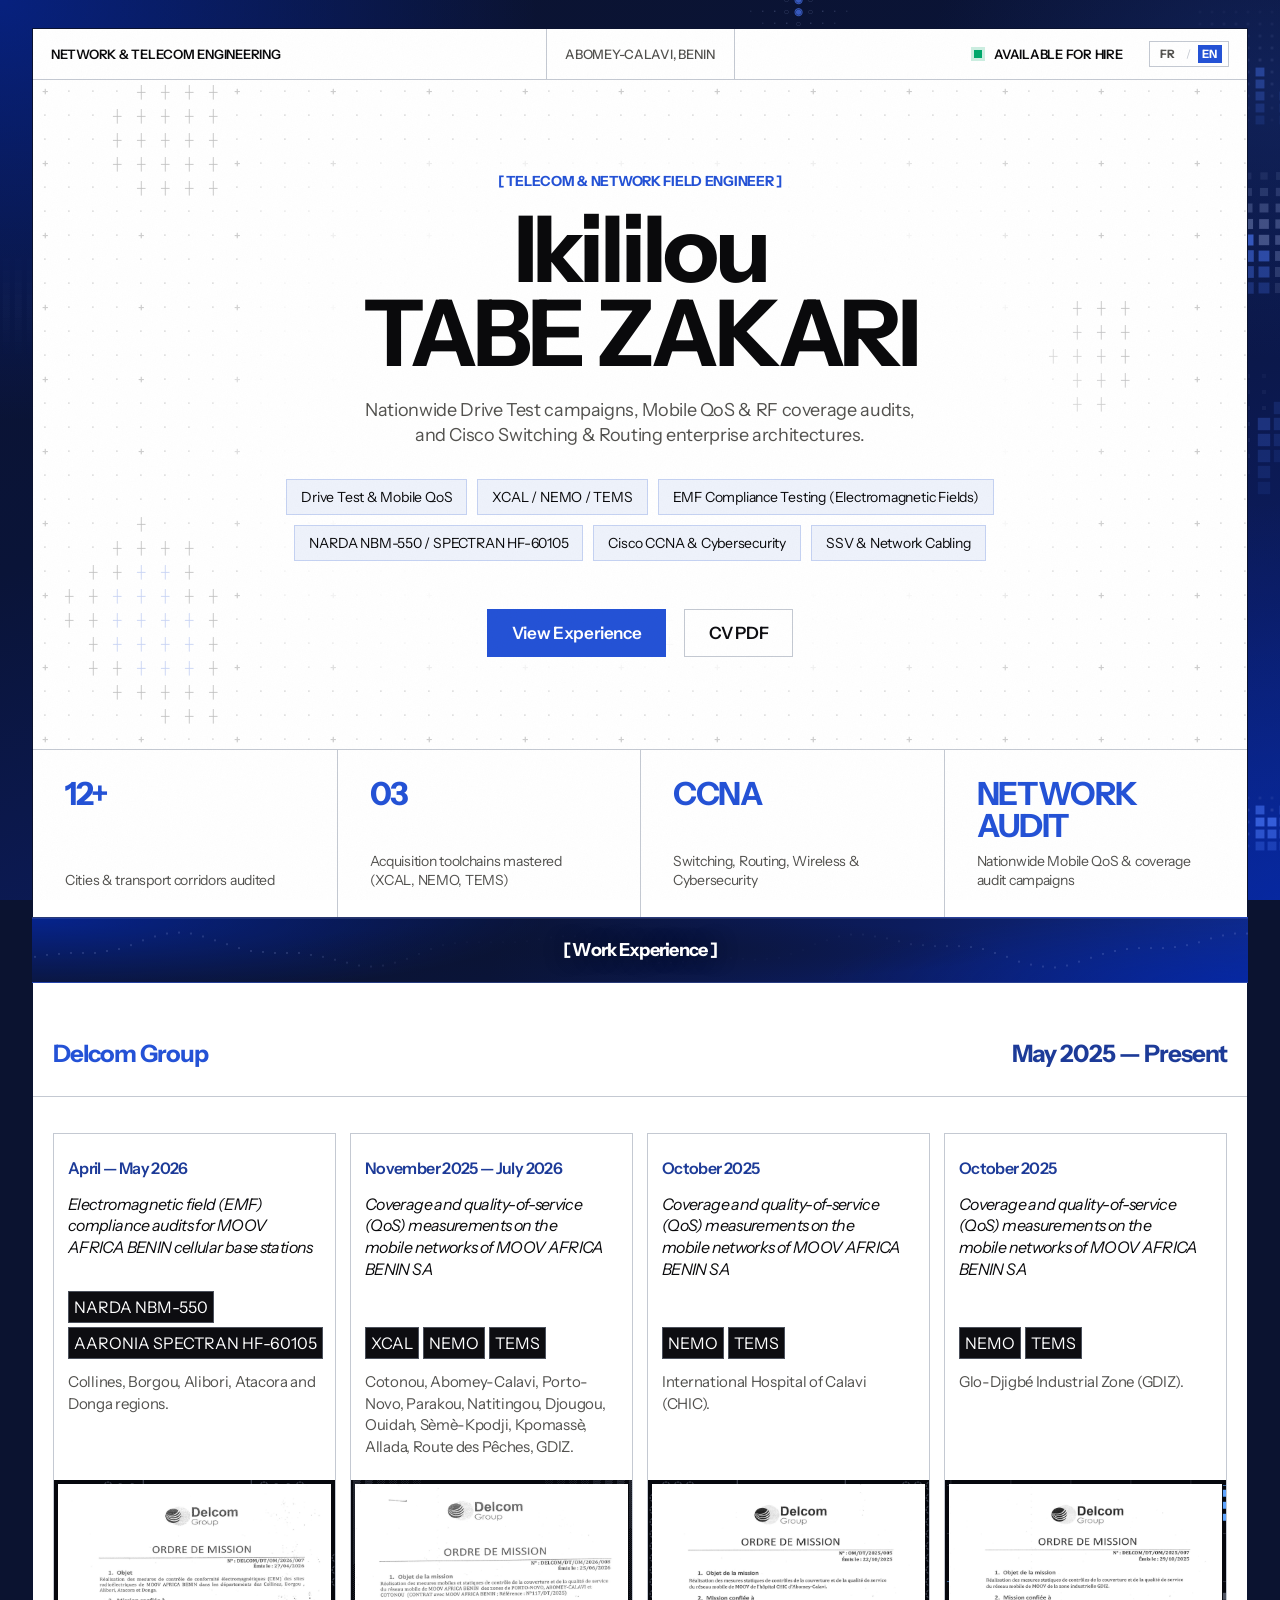
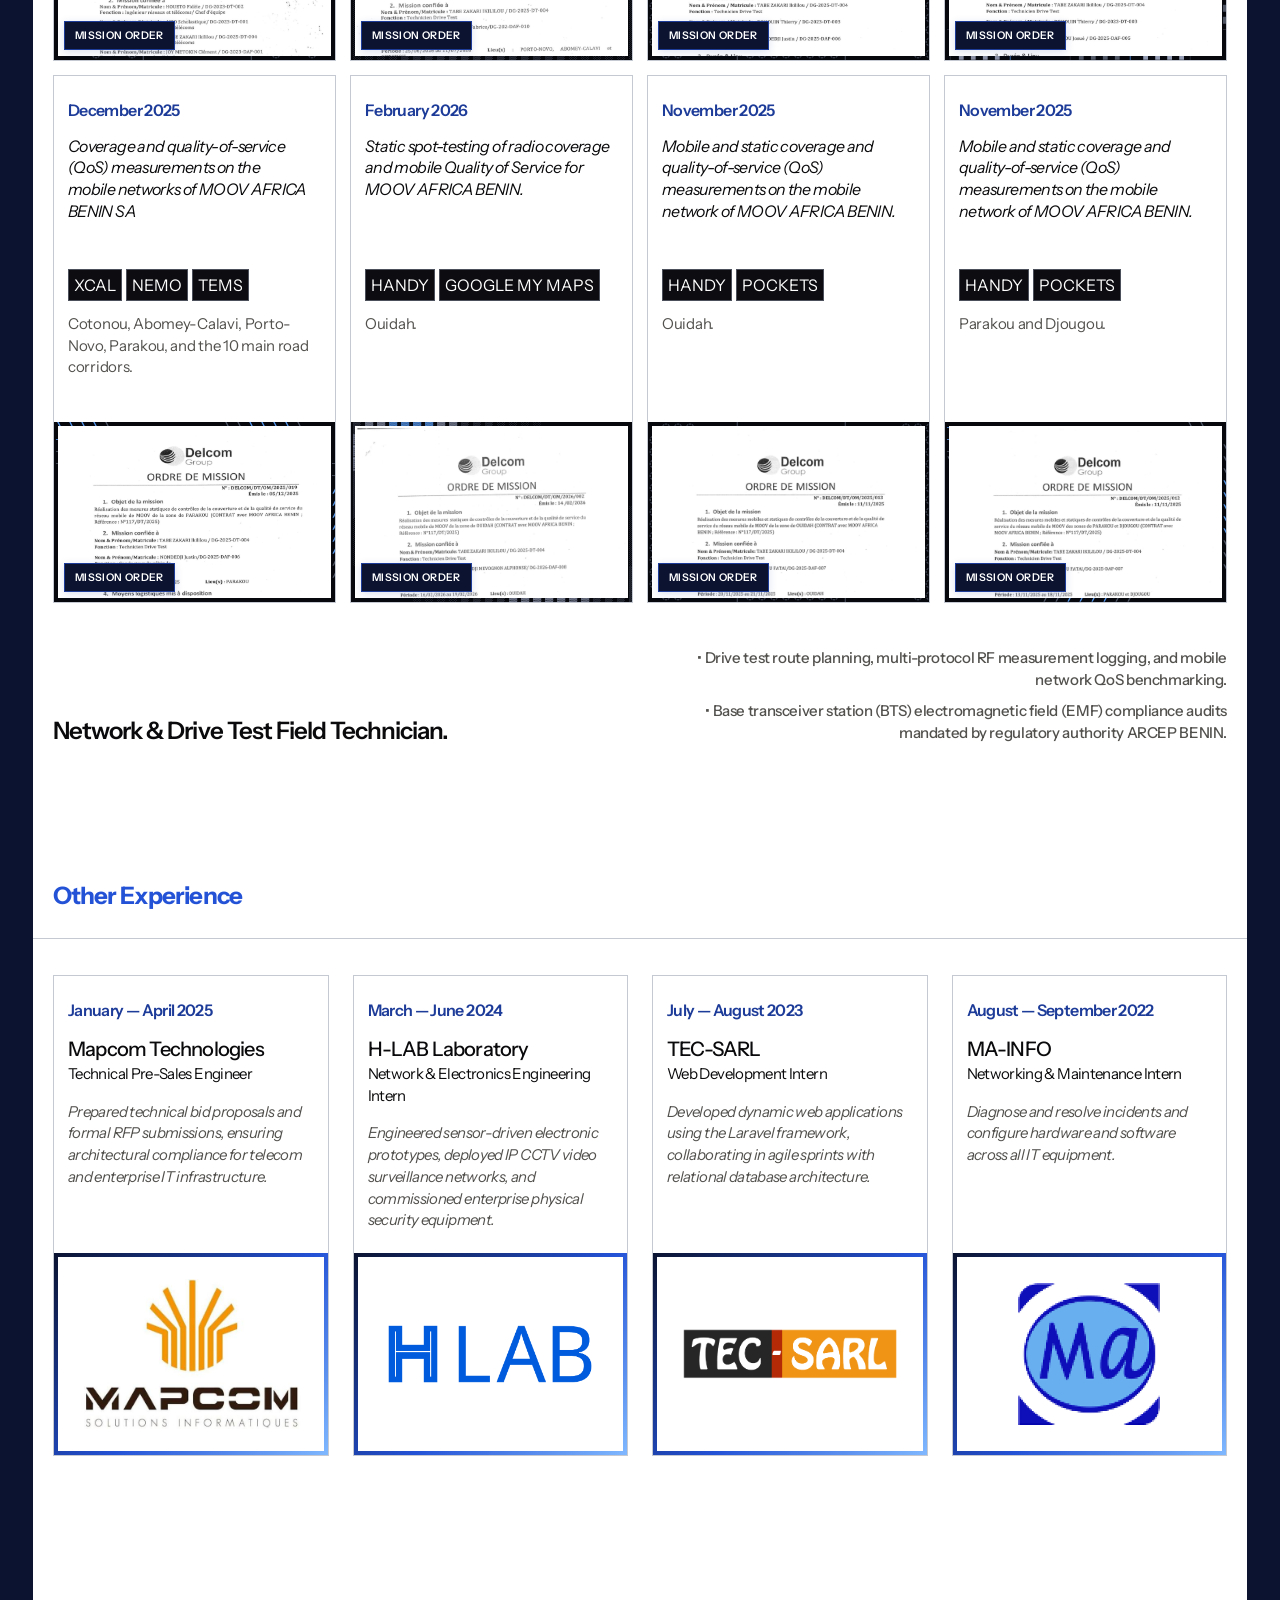
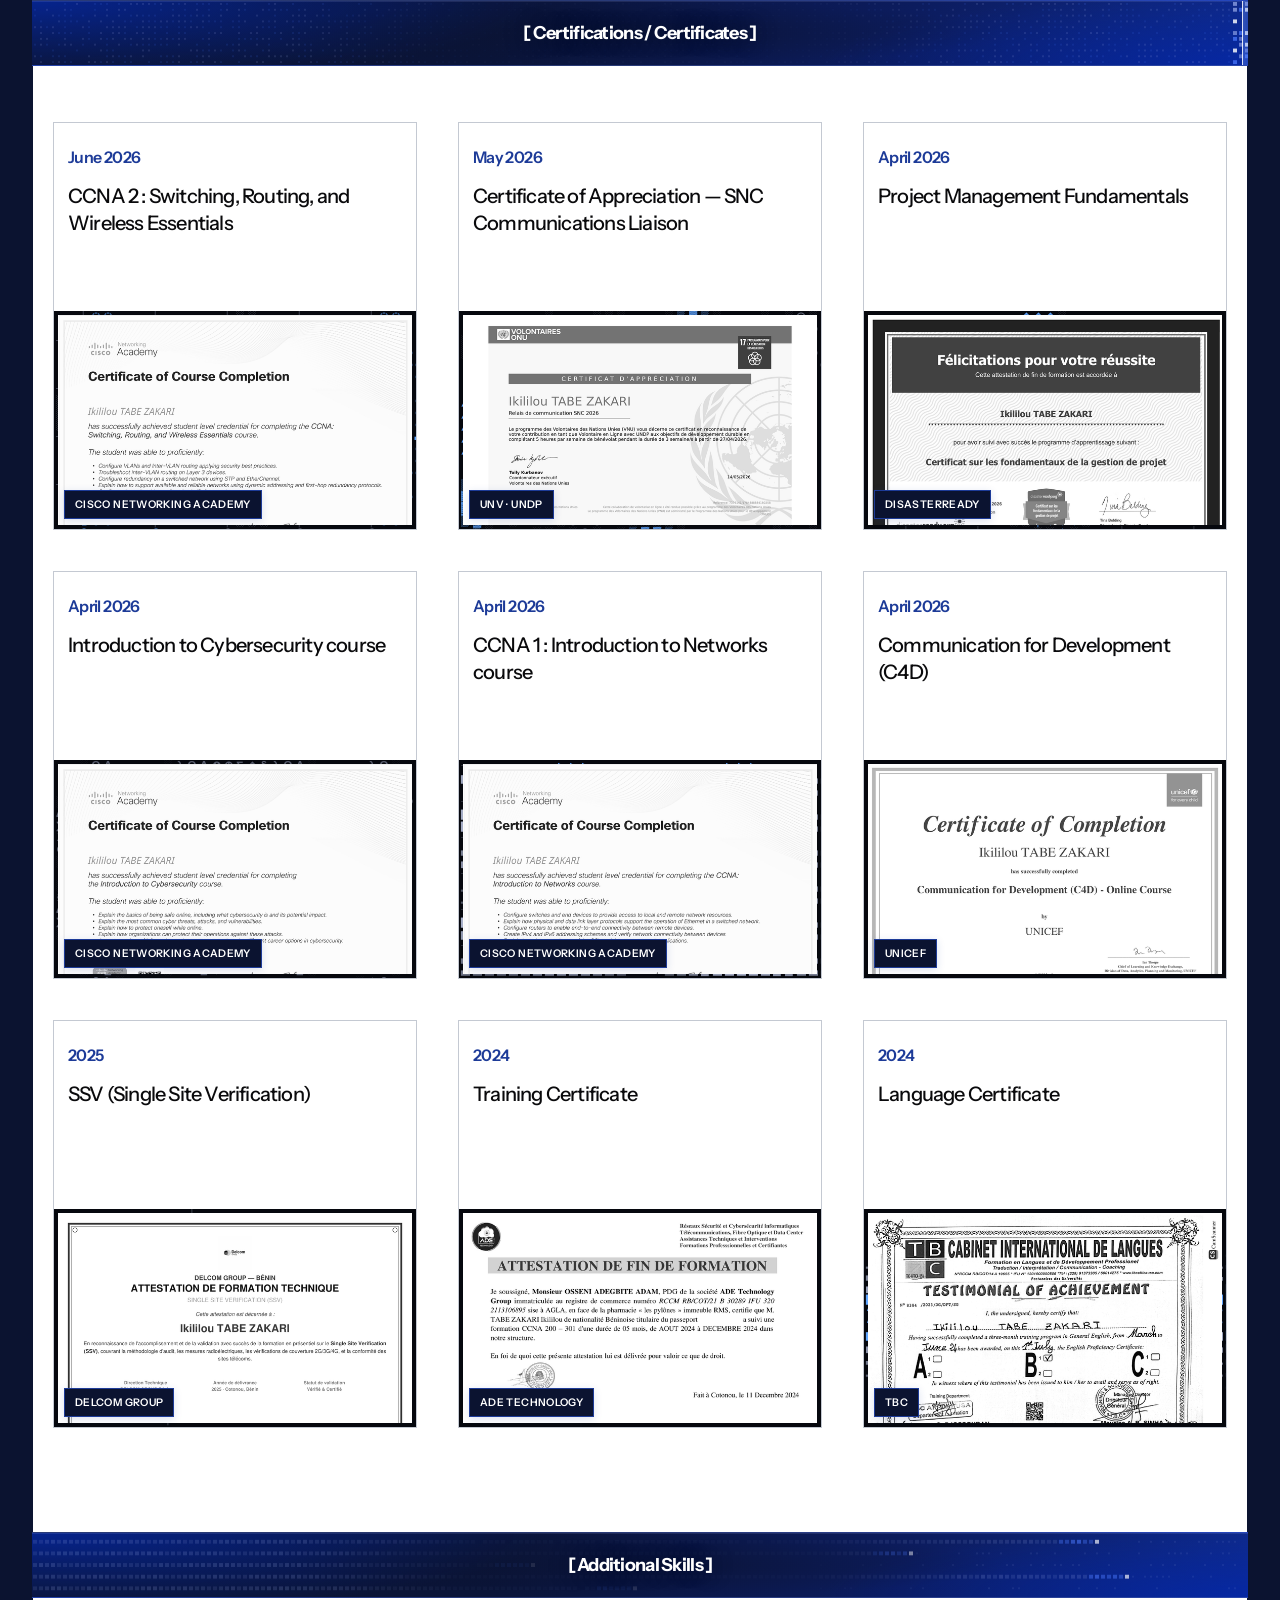
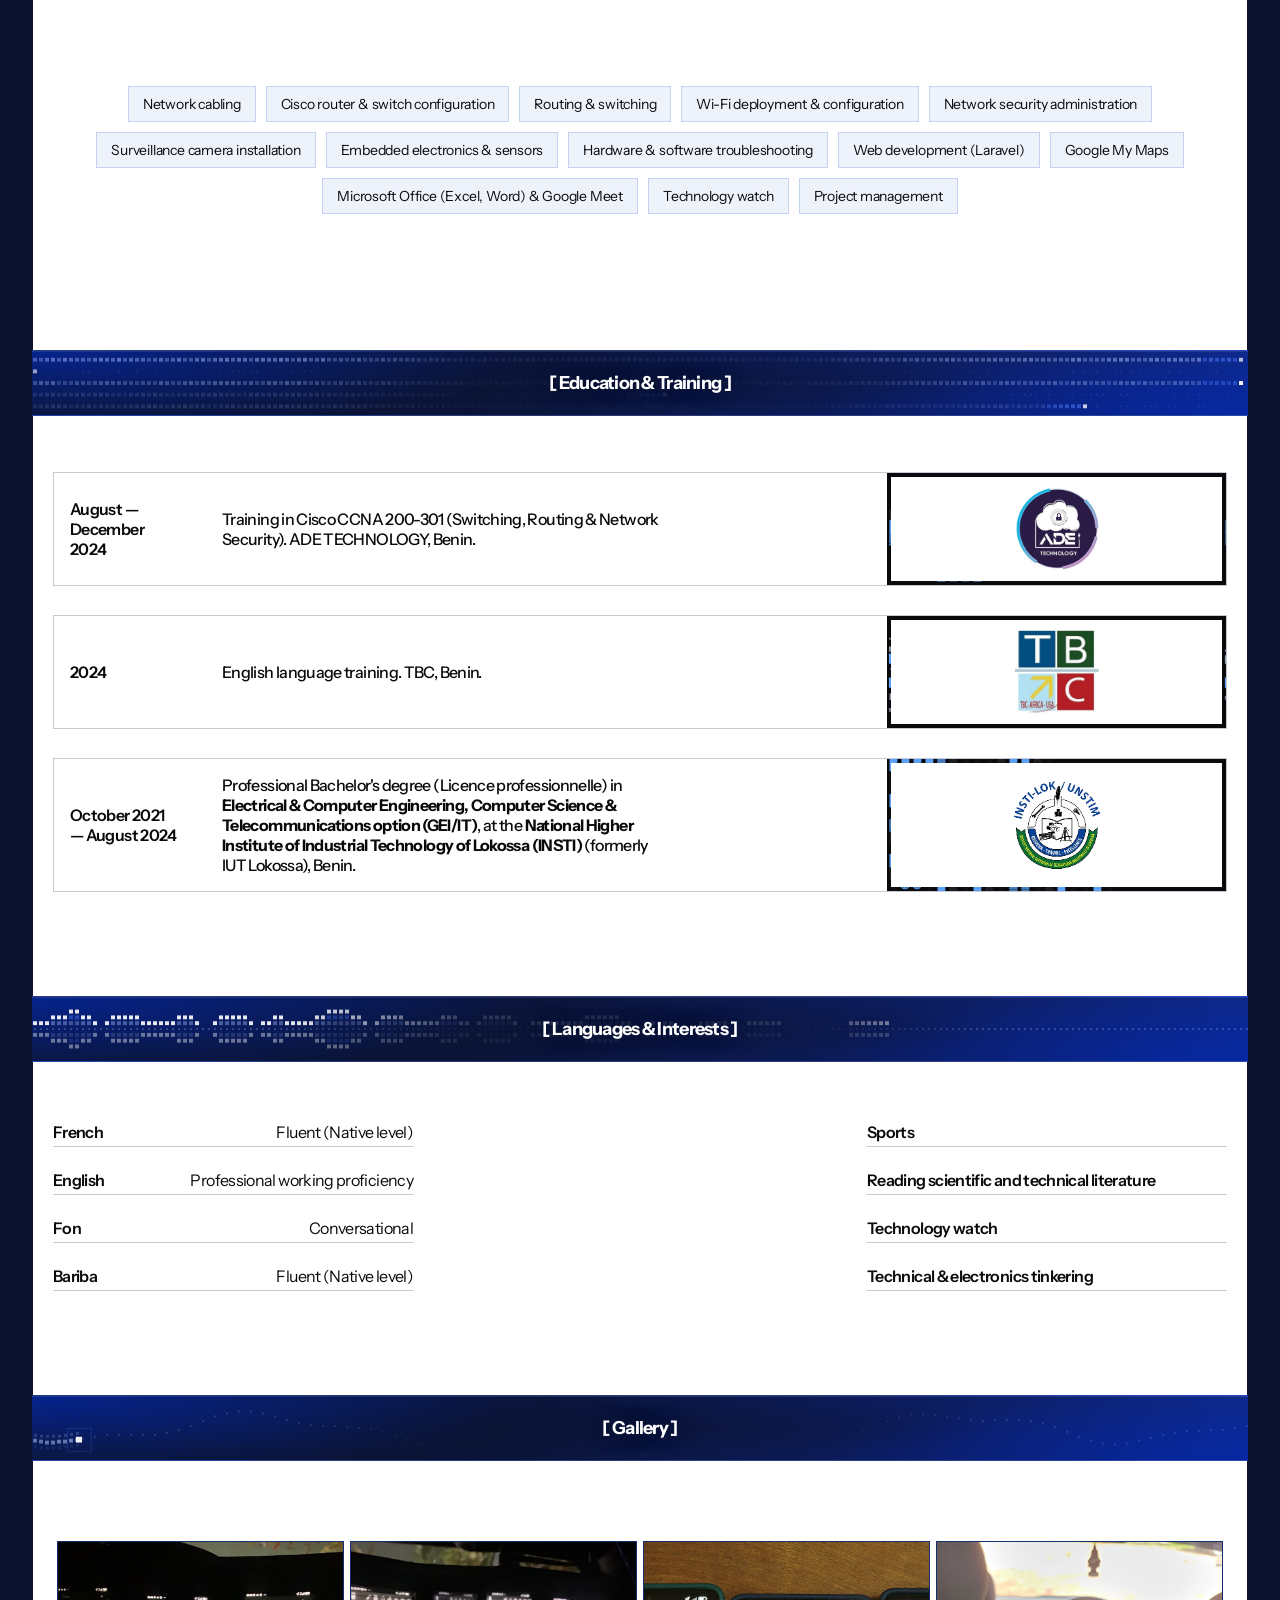
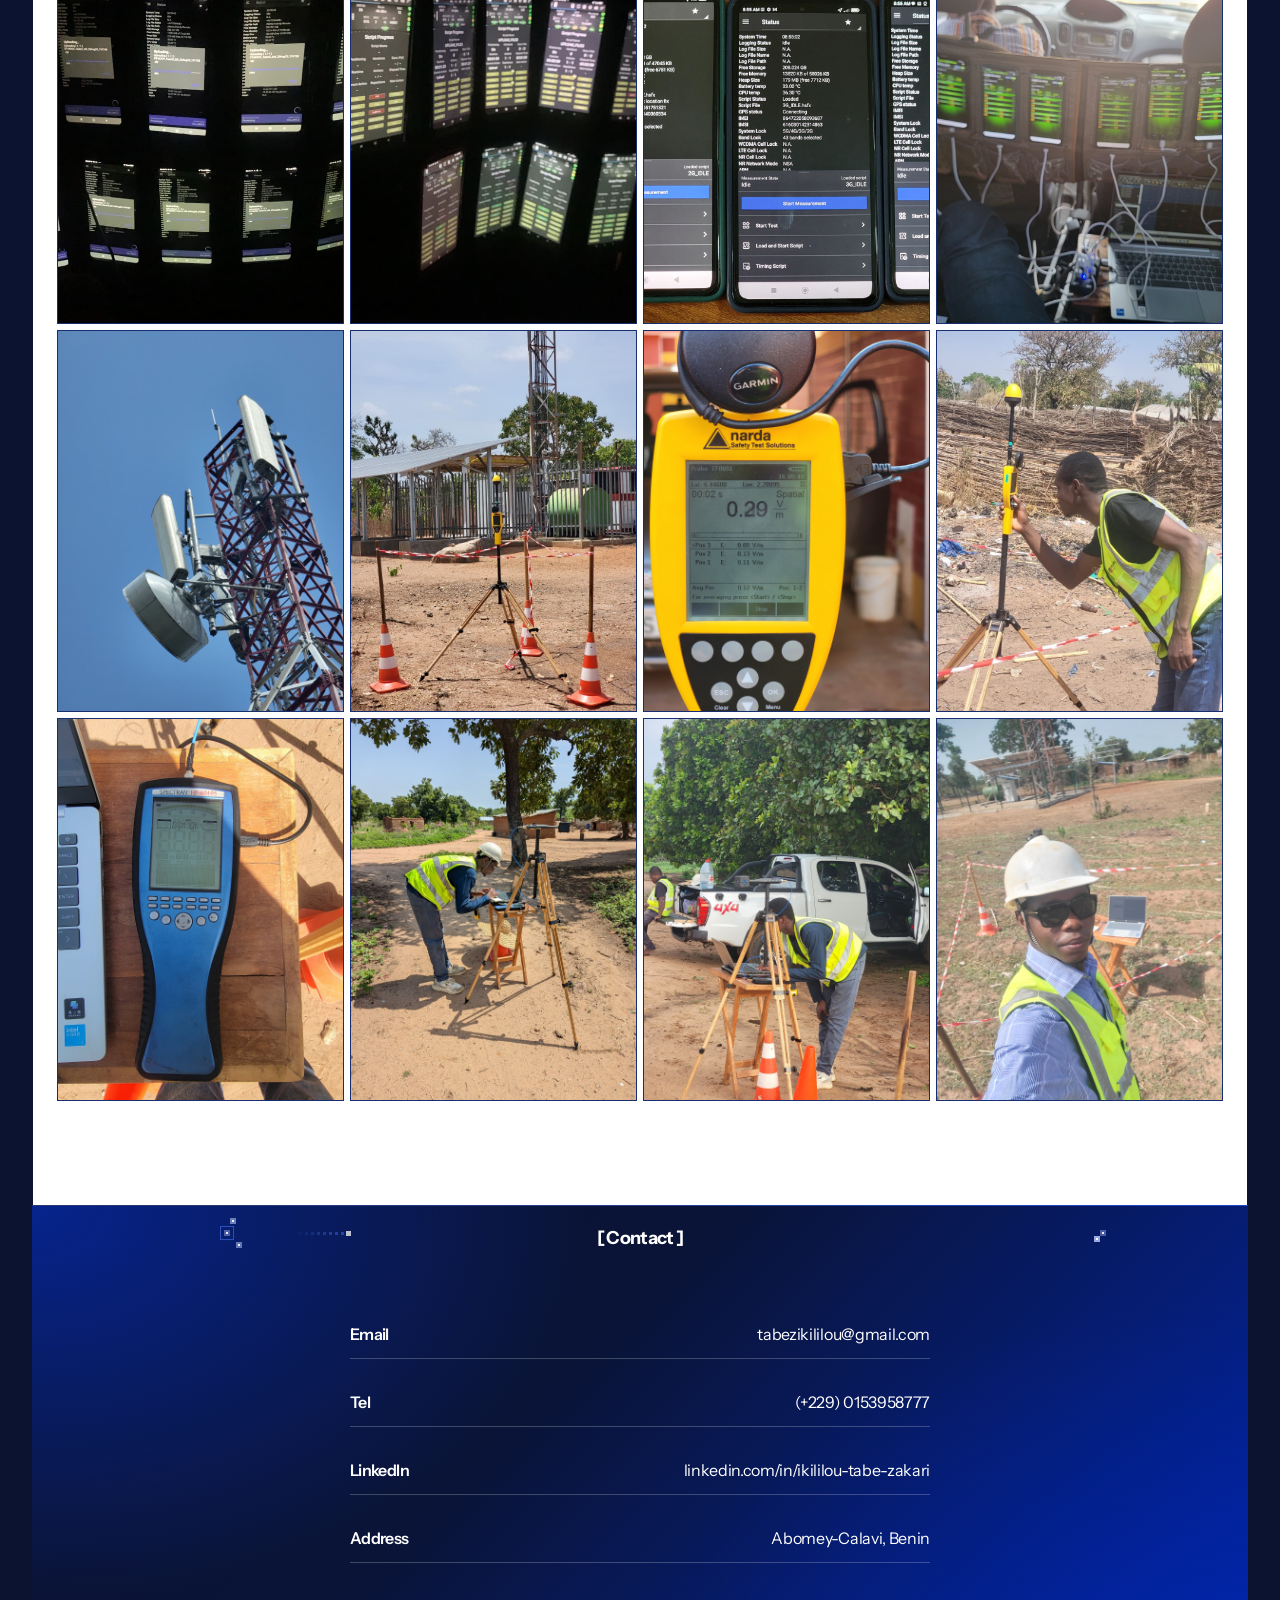
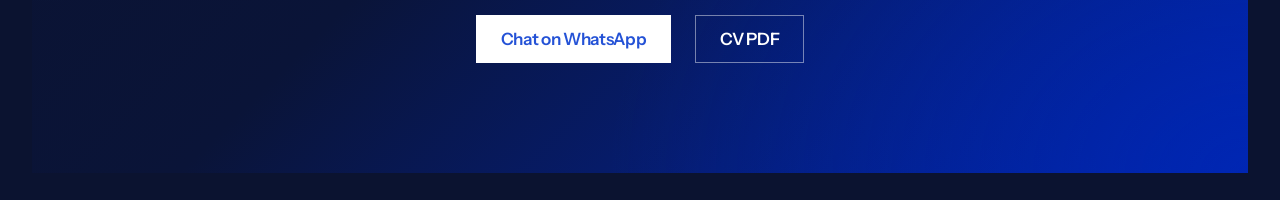
<file: en/index.html>
<!DOCTYPE html>
<html lang="en">
  <head>
    <!-- Google tag (gtag.js) -->
    <script async src="https://www.googletagmanager.com/gtag/js?id=G-R05T1QD6PJ"></script>
    <script>
      window.dataLayer = window.dataLayer || [];
      function gtag(){dataLayer.push(arguments);}
      gtag('js', new Date());

      gtag('config', 'G-R05T1QD6PJ');
    </script>
    <meta charset="UTF-8" />
    <meta name="viewport" content="width=device-width, initial-scale=1.0" />
    <meta name="theme-color" content="#0b1330" />
    <title>Ikililou TABE ZAKARI — Telecom &amp; Network Field Engineer</title>
    <link rel="preconnect" href="https://fonts.googleapis.com" />
    <link rel="preconnect" href="https://fonts.gstatic.com" crossorigin />
    <link
      href="https://fonts.googleapis.com/css2?family=Instrument+Sans:ital,wght@0,400;0,500;0,600;0,700;1,400;1,500;1,600;1,700&display=swap"
      rel="stylesheet"
    />
    <link rel="stylesheet" href="../styles.css" />
  </head>
  <body>
    <svg class="grain" xmlns="http://www.w3.org/2000/svg" aria-hidden="true">
      <filter id="grain-filter" x="0%" y="0%" width="100%" height="100%">
        <feTurbulence
          type="fractalNoise"
          baseFrequency="0.8"
          numOctaves="4"
          seed="2"
          stitchTiles="stitch"
        />
        <feColorMatrix type="saturate" values="0" />
      </filter>
      <rect width="100%" height="100%" filter="url(#grain-filter)" />
    </svg>
    <a class="skip-link" href="#experiences">Skip to experience</a>

    <canvas class="shell-canvas" aria-hidden="true"></canvas>

    <div class="page">
    <header class="hero">
      <div class="hero__frame" data-hero-field>
        <div class="hero__topbar">
          <div class="hero__topcell">
            <span class="hero__meta">NETWORK &amp; TELECOM ENGINEERING</span>
          </div>
          <div class="hero__topcell hero__topcell--center">
            <span>ABOMEY-CALAVI, BENIN</span>
          </div>
          <div class="hero__topcell hero__topcell--right">
            <span class="hero__status-dot" aria-hidden="true"></span>
            <span>AVAILABLE FOR HIRE</span>
            <nav class="lang-switch" aria-label="Langue / Language">
              <a class="lang-switch__link" href="../" hreflang="fr" lang="fr">FR</a>
              <span class="lang-switch__sep" aria-hidden="true">/</span>
              <span class="lang-switch__link is-active" aria-current="page">EN</span>
            </nav>
          </div>
        </div>

        <div class="hero__stage">
          <canvas class="hero__canvas" aria-hidden="true"></canvas>

          <div class="hero__inner">
            <p class="hero__eyebrow">[ TELECOM &amp; NETWORK FIELD ENGINEER ]</p>
            <h1 class="hero__name">Ikililou<br />TABE ZAKARI</h1>
            <p class="hero__lead">
              Nationwide Drive Test campaigns, Mobile QoS &amp; RF coverage audits, and
              Cisco Switching &amp; Routing enterprise architectures.
            </p>
            <div class="hero__pills" aria-label="Core Technical Expertise">
              <span class="hero__pill">Drive Test &amp; Mobile QoS</span>
              <span class="hero__pill">XCAL / NEMO / TEMS</span>
              <span class="hero__pill">EMF Compliance Testing (Electromagnetic Fields)</span>
              <span class="hero__pill">NARDA NBM-550 / SPECTRAN HF-60105</span>
              <span class="hero__pill">Cisco CCNA &amp; Cybersecurity</span>
              <span class="hero__pill">SSV &amp; Network Cabling</span>
            </div>
            <div class="hero__actions">
              <a class="btn btn--solid" href="#experiences">View Experience</a>
              <a class="btn btn--ghost" href="../public/Curriculum_vitae_détaille_et_actualise_tabe_zakari_ikililou.pdf" data-cv>CV PDF</a>
            </div>
          </div>
        </div>

        <div class="hero__metrics" aria-label="Key Performance Indicators">
          <div class="hero__metric">
            <span class="hero__metric-val">12+</span>
            <span class="hero__metric-label">Cities &amp; transport corridors audited</span>
          </div>
          <div class="hero__metric">
            <span class="hero__metric-val">03</span>
            <span class="hero__metric-label">Acquisition toolchains mastered (XCAL, NEMO, TEMS)</span>
          </div>
          <div class="hero__metric">
            <span class="hero__metric-val">CCNA</span>
            <span class="hero__metric-label">Switching, Routing, Wireless &amp; Cybersecurity</span>
          </div>
          <div class="hero__metric">
            <span class="hero__metric-val">NETWORK AUDIT</span>
            <span class="hero__metric-label">Nationwide Mobile QoS &amp; coverage audit campaigns</span>
          </div>
        </div>
      </div>
    </header>

    <main>
      <section class="section" id="experiences" aria-labelledby="exp-title">
        <header class="section-head">
          <div class="section-head__cell"></div>
          <h2 class="kicker" id="exp-title">[ Work Experience ]</h2>
          <div class="section-head__cell"></div>
        </header>

        <article class="employer">
          <header class="employer__head">
            <h3 class="employer__name">Delcom Group</h3>
            <p class="employer__dates">May 2025 — Present</p>
          </header>

          <div class="board">
            <div class="card-grid card-grid--4" id="delcom-missions">
              <article class="card card--mission" data-signal-card>
                <div class="card__body">
                  <p class="card__meta">April — May 2026</p>
                  <h4 class="card__title">
                    Electromagnetic field (EMF) compliance audits for MOOV AFRICA BENIN cellular base stations
                  </h4>
                  <div class="card__tags">
                    <span class="tag tag--ink">NARDA NBM-550</span>
                    <span class="tag tag--ink">AARONIA SPECTRAN HF-60105</span>
                  </div>
                  <p class="card__place">
                    Collines, Borgou, Alibori, Atacora and Donga regions.
                  </p>
                </div>
                <button
                  type="button"
                  class="card__media card__media--order"
                  data-signal="radar"
                  data-mission-image="../public/ordres_mission/mission-cem-nord-2026.png"
                  data-mission-title="EMF Compliance Audit — Central &amp; Northern Benin"
                  aria-label="View mission order: EMF Compliance Audit — Central &amp; Northern Benin"
                  aria-haspopup="dialog"
                  aria-controls="mission-dialog"
                >
                  <canvas class="signal-canvas" aria-hidden="true"></canvas>
                  <span class="card__order-preview">
                    <img draggable="false"
                      src="../public/ordres_mission/thumb-cem-nord-2026.png"
                      alt="Mission order: MOOV Africa EMF compliance audit 2026"
                      class="card__order-img"
                      loading="lazy"
                    />
                  </span>
                  <span class="card__order-badge">Mission Order</span>
                </button>
              </article>

              <article class="card card--mission" data-signal-card>
                <div class="card__body">
                  <p class="card__meta">November 2025 — July 2026</p>
                  <h4 class="card__title">
                    Coverage and quality-of-service (QoS) measurements on the mobile networks of MOOV AFRICA BENIN SA
                  </h4>
                  <div class="card__tags">
                    <span class="tag tag--ink">XCAL</span>
                    <span class="tag tag--ink">NEMO</span>
                    <span class="tag tag--ink">TEMS</span>
                  </div>
                  <p class="card__place">
                    Cotonou, Abomey-Calavi, Porto-Novo, Parakou, Natitingou, Djougou,
                    Ouidah, Sèmè-Kpodji, Kpomassè, Allada, Route des Pêches, GDIZ.
                  </p>
                </div>
                <button
                  type="button"
                  class="card__media card__media--order"
                  data-signal="heatmap"
                  data-mission-image="../public/ordres_mission/mission-qos-cotonou-calavi-porto-2026.png"
                  data-mission-title="Mobile QoS Benchmark — Greater Cotonou &amp; Porto-Novo"
                  aria-label="View mission order: Mobile QoS Benchmark — Greater Cotonou &amp; Porto-Novo"
                  aria-haspopup="dialog"
                  aria-controls="mission-dialog"
                >
                  <canvas class="signal-canvas" aria-hidden="true"></canvas>
                  <span class="card__order-preview">
                    <img draggable="false"
                      src="../public/ordres_mission/thumb-cotonou-calavi-porto-2026.png"
                      alt="Mission order: Mobile QoS benchmark Greater Cotonou 2026"
                      class="card__order-img"
                      loading="lazy"
                    />
                  </span>
                  <span class="card__order-badge">Mission Order</span>
                </button>
              </article>

              <article class="card card--mission" data-signal-card>
                <div class="card__body">
                  <p class="card__meta">October 2025</p>
                  <h4 class="card__title">
                    Coverage and quality-of-service (QoS) measurements on the mobile networks of MOOV AFRICA BENIN SA
                  </h4>
                  <div class="card__tags">
                    <span class="tag tag--ink">NEMO</span>
                    <span class="tag tag--ink">TEMS</span>
                  </div>
                  <p class="card__place">International Hospital of Calavi (CHIC).</p>
                </div>
                <button
                  type="button"
                  class="card__media card__media--order"
                  data-signal="radar"
                  data-mission-image="../public/ordres_mission/mission-qos-chic-calavi-2025.png"
                  data-mission-title="Mobile QoS Audit — CHIC Hospital, Abomey-Calavi"
                  aria-label="View mission order: Mobile QoS Audit — CHIC Hospital, Abomey-Calavi"
                  aria-haspopup="dialog"
                  aria-controls="mission-dialog"
                >
                  <canvas class="signal-canvas" aria-hidden="true"></canvas>
                  <span class="card__order-preview">
                    <img draggable="false"
                      src="../public/ordres_mission/thumb-chic-calavi-2025.png"
                      alt="Mission order: CHIC Hospital QoS audit 2025"
                      class="card__order-img"
                      loading="lazy"
                    />
                  </span>
                  <span class="card__order-badge">Mission Order</span>
                </button>
              </article>

              <article class="card card--mission" data-signal-card>
                <div class="card__body">
                  <p class="card__meta">October 2025</p>
                  <h4 class="card__title">
                    Coverage and quality-of-service (QoS) measurements on the mobile networks of MOOV AFRICA BENIN SA
                  </h4>
                  <div class="card__tags">
                    <span class="tag tag--ink">NEMO</span>
                    <span class="tag tag--ink">TEMS</span>
                  </div>
                  <p class="card__place">Glo-Djigbé Industrial Zone (GDIZ).</p>
                </div>
                <button
                  type="button"
                  class="card__media card__media--order"
                  data-signal="matrix"
                  data-mission-image="../public/ordres_mission/mission-qos-gdiz-2025.png"
                  data-mission-title="Mobile QoS Audit — Glo-Djigbé Industrial Zone (GDIZ)"
                  aria-label="View mission order: Mobile QoS Audit — Glo-Djigbé Industrial Zone (GDIZ)"
                  aria-haspopup="dialog"
                  aria-controls="mission-dialog"
                >
                  <canvas class="signal-canvas" aria-hidden="true"></canvas>
                  <span class="card__order-preview">
                    <img draggable="false"
                      src="../public/ordres_mission/thumb-gdiz-2025.png"
                      alt="Mission order: GDIZ Industrial Zone QoS audit 2025"
                      class="card__order-img"
                      loading="lazy"
                    />
                  </span>
                  <span class="card__order-badge">Mission Order</span>
                </button>
              </article>

              <article class="card card--mission" data-signal-card>
                <div class="card__body">
                  <p class="card__meta">December 2025</p>
                  <h4 class="card__title">
                    Coverage and quality-of-service (QoS) measurements on the mobile networks of MOOV AFRICA BENIN SA
                  </h4>
                  <div class="card__tags">
                    <span class="tag tag--ink">XCAL</span>
                    <span class="tag tag--ink">NEMO</span>
                    <span class="tag tag--ink">TEMS</span>
                  </div>
                  <p class="card__place">
                    Cotonou, Abomey-Calavi, Porto-Novo, Parakou, and the 10 main
                    road corridors.
                  </p>
                </div>
                <button
                  type="button"
                  class="card__media card__media--order"
                  data-signal="flow"
                  data-mission-image="../public/ordres_mission/mission-qos-parakou-2025.png"
                  data-mission-title="Mobile QoS Audit — Parakou &amp; Northern Corridors"
                  aria-label="View mission order: Mobile QoS Audit — Parakou &amp; Northern Corridors"
                  aria-haspopup="dialog"
                  aria-controls="mission-dialog"
                >
                  <canvas class="signal-canvas" aria-hidden="true"></canvas>
                  <span class="card__order-preview">
                    <img draggable="false"
                      src="../public/ordres_mission/thumb-parakou-2025.png"
                      alt="Mission order: Parakou and transit corridors QoS audit 2025"
                      class="card__order-img"
                      loading="lazy"
                    />
                  </span>
                  <span class="card__order-badge">Mission Order</span>
                </button>
              </article>

              <article class="card card--mission" data-signal-card>
                <div class="card__body">
                  <p class="card__meta">February 2026</p>
                  <h4 class="card__title">Static spot-testing of radio coverage and mobile Quality of Service for MOOV AFRICA BENIN.</h4>
                  <div class="card__tags">
                    <span class="tag tag--ink">HANDY</span>
                    <span class="tag tag--ink">GOOGLE MY MAPS</span>
                  </div>
                  <p class="card__place">Ouidah.</p>
                </div>
                <button
                  type="button"
                  class="card__media card__media--order"
                  data-signal="heatmap"
                  data-mission-image="../public/ordres_mission/Mission_QoS_Statique-Mobilité_Ouidah_2025.png"
                  data-mission-title="Static QoS Audit — Ouidah (Feb 2026)"
                  aria-label="View mission order: Static QoS Audit — Ouidah (Feb 2026)"
                  aria-haspopup="dialog"
                  aria-controls="mission-dialog"
                >
                  <canvas class="signal-canvas" aria-hidden="true"></canvas>
                  <span class="card__order-preview">
                    <img draggable="false"
                      src="../public/ordres_mission/thumb-ouidah-fevrier-2026.png"
                      alt="Mission order: Ouidah QoS audit, February 2026"
                      class="card__order-img"
                      loading="lazy"
                    />
                  </span>
                  <span class="card__order-badge">Mission Order</span>
                </button>
              </article>

              <article class="card card--mission" data-signal-card>
                <div class="card__body">
                  <p class="card__meta">November 2025</p>
                  <h4 class="card__title">Mobile and static coverage and quality-of-service (QoS) measurements on the mobile network of MOOV AFRICA BENIN.</h4>
                  <div class="card__tags">
                    <span class="tag tag--ink">HANDY</span>
                    <span class="tag tag--ink">POCKETS</span>
                  </div>
                  <p class="card__place">Ouidah.</p>
                </div>
                <button
                  type="button"
                  class="card__media card__media--order"
                  data-signal="radar"
                  data-mission-image="../public/ordres_mission/Mission_QoS_Statique-Mobilité_Ouidah_2026.png"
                  data-mission-title="Drive Test &amp; Static QoS — Ouidah (Nov 2025)"
                  aria-label="View mission order: Drive Test &amp; Static QoS — Ouidah (Nov 2025)"
                  aria-haspopup="dialog"
                  aria-controls="mission-dialog"
                >
                  <canvas class="signal-canvas" aria-hidden="true"></canvas>
                  <span class="card__order-preview">
                    <img draggable="false"
                      src="../public/ordres_mission/thumb-ouidah-novembre-2025.png"
                      alt="Mission order: Ouidah QoS audit, November 2025"
                      class="card__order-img"
                      loading="lazy"
                    />
                  </span>
                  <span class="card__order-badge">Mission Order</span>
                </button>
              </article>

              <article class="card card--mission" data-signal-card>
                <div class="card__body">
                  <p class="card__meta">November 2025</p>
                  <h4 class="card__title">Mobile and static coverage and quality-of-service (QoS) measurements on the mobile network of MOOV AFRICA BENIN.</h4>
                  <div class="card__tags">
                    <span class="tag tag--ink">HANDY</span>
                    <span class="tag tag--ink">POCKETS</span>
                  </div>
                  <p class="card__place">Parakou and Djougou.</p>
                </div>
                <button
                  type="button"
                  class="card__media card__media--order"
                  data-signal="flow"
                  data-mission-image="../public/ordres_mission/mission-qos-parakou-djougou-2025.png"
                  data-mission-title="Drive Test &amp; Static QoS — Parakou &amp; Djougou"
                  aria-label="View mission order: Drive Test &amp; Static QoS — Parakou &amp; Djougou"
                  aria-haspopup="dialog"
                  aria-controls="mission-dialog"
                >
                  <canvas class="signal-canvas" aria-hidden="true"></canvas>
                  <span class="card__order-preview">
                    <img draggable="false"
                      src="../public/ordres_mission/thumb-parakou-djougou-novembre-2025.png"
                      alt="Mission order: Parakou and Djougou QoS audit, November 2025"
                      class="card__order-img"
                      loading="lazy"
                    />
                  </span>
                  <span class="card__order-badge">Mission Order</span>
                </button>
              </article>
            </div>

            <button
              class="btn mission-list-toggle"
              type="button"
              aria-controls="delcom-missions"
              aria-expanded="false"
              hidden
            >Show 6 more missions</button>

            <footer class="board__foot">
              <p class="board__role">Network &amp; Drive Test Field Technician.</p>
              <div class="board__summary">
                <p>• Drive test route planning, multi-protocol RF measurement logging, and mobile network QoS benchmarking.</p>
                <p>• Base transceiver station (BTS) electromagnetic field (EMF) compliance audits mandated by regulatory authority ARCEP BENIN.</p>
              </div>
            </footer>
          </div>
        </article>

        <article class="employer">
          <header class="employer__head">
            <h3 class="employer__name">Other Experience</h3>
          </header>

          <div class="board">
            <div class="card-grid card-grid--4">
              <article class="card card--experience">
                <div class="card__body">
                  <p class="card__meta">January — April 2025</p>
                  <h4 class="card__heading">Mapcom Technologies</h4>
                  <p class="card__role-sub">Technical Pre-Sales Engineer</p>
                  <p class="card__desc">
                    Prepared technical bid proposals and formal RFP submissions, ensuring architectural compliance for telecom and enterprise IT infrastructure.
                  </p>
                </div>
                <div class="card__media card__media--logo">
                  <img draggable="false"
                    src="../public/logo/LOGO DE MAPCOM TECHNOLOGIES.jpg"
                    alt="Mapcom Technologies logo"
                    class="card__logo-img card__logo-img--mapcom"
                    loading="lazy"
                  />
                </div>
              </article>

              <article class="card card--experience">
                <div class="card__body">
                  <p class="card__meta">March — June 2024</p>
                  <h4 class="card__heading">H-LAB Laboratory</h4>
                  <p class="card__role-sub">Network &amp; Electronics Engineering Intern</p>
                  <p class="card__desc">
                    Engineered sensor-driven electronic prototypes, deployed IP CCTV video surveillance networks, and commissioned enterprise physical security equipment.
                  </p>
                </div>
                <div class="card__media card__media--logo">
                  <img draggable="false"
                    src="../public/logo/h-lab-clean.png"
                    alt="H-LAB Laboratory logo"
                    class="card__logo-img card__logo-img--hlab"
                    loading="lazy"
                  />
                </div>
              </article>

              <article class="card card--experience">
                <div class="card__body">
                  <p class="card__meta">July — August 2023</p>
                  <h4 class="card__heading">TEC-SARL</h4>
                  <p class="card__role-sub">Web Development Intern</p>
                  <p class="card__desc">
                    Developed dynamic web applications using the Laravel framework, collaborating in agile sprints with relational database architecture.
                  </p>
                </div>
                <div class="card__media card__media--logo">
                  <img draggable="false"
                    src="../public/logo/tec-sarl-clean.png"
                    alt="TEC-SARL logo"
                    class="card__logo-img card__logo-img--tec"
                    loading="lazy"
                  />
                </div>
              </article>

              <article class="card card--experience">
                <div class="card__body">
                  <p class="card__meta">August — September 2022</p>
                  <h4 class="card__heading">MA-INFO</h4>
                  <p class="card__role-sub">Networking &amp; Maintenance Intern</p>
                  <p class="card__desc">
                    Diagnose and resolve incidents and configure hardware and software across all IT equipment.
                  </p>
                </div>
                <div class="card__media card__media--logo">
                  <img draggable="false"
                    src="../public/logo/LOGO DE MA-INFO.jpg"
                    alt="MA-INFO logo"
                    class="card__logo-img"
                    loading="lazy"
                  />
                </div>
              </article>
            </div>
          </div>
        </article>
      </section>

      <section class="section" id="accreditations" aria-labelledby="acc-title">
        <header class="section-head">
          <div class="section-head__cell"></div>
          <h2 class="kicker" id="acc-title">[ Certifications / Certificates ]</h2>
          <div class="section-head__cell"></div>
        </header>

        <div class="card-grid card-grid--3 card-grid--loose">
          <article class="card card--cred" data-signal-card>
            <div class="card__body">
              <p class="card__meta">June 2026</p>
              <h3 class="card__heading">
                CCNA 2 : Switching, Routing, and Wireless Essentials
              </h3>
            </div>
            <button
              type="button"
              class="card__media card__media--order"
              data-signal="ccna-mesh"
              data-mission-image="../public/certifications/cert-ccna-2.png"
              data-mission-title="CCNA 2 : Switching, Routing, and Wireless Essentials — Cisco Networking Academy"
              data-mission-eyebrow="Certification"
              aria-label="View certification: CCNA 2 : Switching, Routing, and Wireless Essentials"
              aria-haspopup="dialog"
              aria-controls="mission-dialog"
            >
              <canvas class="signal-canvas" aria-hidden="true"></canvas>
              <span class="card__order-preview">
                <img
                  src="../public/certifications/thumb-ccna-2.png"
                  alt="Certification CCNA 2 : Switching, Routing, and Wireless Essentials"
                  class="card__order-img"
                  loading="lazy"
                  draggable="false"
                />
              </span>
              <span class="card__order-badge">Cisco Networking Academy</span>
            </button>
          </article>

          <article class="card card--cred" data-signal-card>
            <div class="card__body">
              <p class="card__meta">May 2026</p>
              <h3 class="card__heading">
                Certificate of Appreciation — SNC Communications Liaison
              </h3>
            </div>
            <button
              type="button"
              class="card__media card__media--order"
              data-signal="prism"
              data-mission-image="../public/certifications/cert-onu-snc.png"
              data-mission-title="Certificate of Appreciation — SNC Communications Liaison (UNV · UNDP)"
              data-mission-eyebrow="Certification"
              aria-label="View certification: Certificate of Appreciation — SNC Communications Liaison"
              aria-haspopup="dialog"
              aria-controls="mission-dialog"
            >
              <canvas class="signal-canvas" aria-hidden="true"></canvas>
              <span class="card__order-preview">
                <img
                  src="../public/certifications/thumb-onu-snc.png"
                  alt="Certificate of Appreciation — SNC Communications Liaison"
                  class="card__order-img"
                  loading="lazy"
                  draggable="false"
                />
              </span>
              <span class="card__order-badge">UNV · UNDP</span>
            </button>
          </article>

          <article class="card card--cred" data-signal-card>
            <div class="card__body">
              <p class="card__meta">April 2026</p>
              <h3 class="card__heading">
                Project Management Fundamentals
              </h3>
            </div>
            <button
              type="button"
              class="card__media card__media--order"
              data-signal="tesseract"
              data-mission-image="../public/certifications/cert-gestion-projet.png"
              data-mission-title="Project Management Fundamentals — DisasterReady"
              data-mission-eyebrow="Certification"
              aria-label="View certification: Project Management Fundamentals"
              aria-haspopup="dialog"
              aria-controls="mission-dialog"
            >
              <canvas class="signal-canvas" aria-hidden="true"></canvas>
              <span class="card__order-preview">
                <img
                  src="../public/certifications/thumb-gestion-projet.png"
                  alt="Certification Project Management Fundamentals"
                  class="card__order-img"
                  loading="lazy"
                  draggable="false"
                />
              </span>
              <span class="card__order-badge">DisasterReady</span>
            </button>
          </article>

          <article class="card card--cred" data-signal-card>
            <div class="card__body">
              <p class="card__meta">April 2026</p>
              <h3 class="card__heading">Introduction to Cybersecurity course</h3>
            </div>
            <button
              type="button"
              class="card__media card__media--order"
              data-signal="cyber-vault"
              data-mission-image="../public/certifications/cert-cybersecurity.png"
              data-mission-title="Introduction to Cybersecurity course — Cisco Networking Academy"
              data-mission-eyebrow="Certification"
              aria-label="View certification: Introduction to Cybersecurity course"
              aria-haspopup="dialog"
              aria-controls="mission-dialog"
            >
              <canvas class="signal-canvas" aria-hidden="true"></canvas>
              <span class="card__order-preview">
                <img
                  src="../public/certifications/thumb-cybersecurity.png"
                  alt="Certification Introduction to Cybersecurity — Cisco Networking Academy"
                  class="card__order-img"
                  loading="lazy"
                  draggable="false"
                />
              </span>
              <span class="card__order-badge">Cisco Networking Academy</span>
            </button>
          </article>

          <article class="card card--cred" data-signal-card>
            <div class="card__body">
              <p class="card__meta">April 2026</p>
              <h3 class="card__heading">CCNA 1 : Introduction to Networks course</h3>
            </div>
            <button
              type="button"
              class="card__media card__media--order"
              data-signal="ccna-osi"
              data-mission-image="../public/certifications/cert-ccna-1.png"
              data-mission-title="CCNA 1 : Introduction to Networks course — Cisco Networking Academy"
              data-mission-eyebrow="Certification"
              aria-label="View certification: CCNA 1 : Introduction to Networks course"
              aria-haspopup="dialog"
              aria-controls="mission-dialog"
            >
              <canvas class="signal-canvas" aria-hidden="true"></canvas>
              <span class="card__order-preview">
                <img
                  src="../public/certifications/thumb-ccna-1.png"
                  alt="Certification CCNA 1 : Introduction to Networks — Cisco Networking Academy"
                  class="card__order-img"
                  loading="lazy"
                  draggable="false"
                />
              </span>
              <span class="card__order-badge">Cisco Networking Academy</span>
            </button>
          </article>

          <article class="card card--cred" data-signal-card>
            <div class="card__body">
              <p class="card__meta">April 2026</p>
              <h3 class="card__heading">
                Communication for Development (C4D)
              </h3>
            </div>
            <button
              type="button"
              class="card__media card__media--order"
              data-signal="ccna-core"
              data-mission-image="../public/certifications/cert-unicef-c4d.png"
              data-mission-title="Communication for Development (C4D) — UNICEF"
              data-mission-eyebrow="Certification"
              aria-label="View certification: Communication for Development (C4D)"
              aria-haspopup="dialog"
              aria-controls="mission-dialog"
            >
              <canvas class="signal-canvas" aria-hidden="true"></canvas>
              <span class="card__order-preview">
                <img
                  src="../public/certifications/thumb-unicef-c4d.png"
                  alt="Certification Communication for Development (C4D) — UNICEF"
                  class="card__order-img"
                  loading="lazy"
                  draggable="false"
                />
              </span>
              <span class="card__order-badge">UNICEF</span>
            </button>
          </article>

          <article class="card card--cred" data-signal-card>
            <div class="card__body">
              <p class="card__meta">2025</p>
              <h3 class="card__heading">SSV (Single Site Verification)</h3>
            </div>
            <button
              type="button"
              class="card__media card__media--order"
              data-signal="ssv-sector"
              data-mission-image="../public/certifications/cert-ssv-delcom.png"
              data-mission-title="Single Site Verification (SSV) — DELCOM GROUP"
              data-mission-eyebrow="Certification"
              aria-label="View certification: Single Site Verification (SSV)"
              aria-haspopup="dialog"
              aria-controls="mission-dialog"
            >
              <canvas class="signal-canvas" aria-hidden="true"></canvas>
              <span class="card__order-preview">
                <img
                  src="../public/certifications/thumb-ssv-delcom.png"
                  alt="SSV (Single Site Verification) training certificate — DELCOM GROUP"
                  class="card__order-img"
                  loading="lazy"
                  draggable="false"
                />
              </span>
              <span class="card__order-badge">DELCOM GROUP</span>
            </button>
          </article>

          <article class="card card--cred" data-signal-card>
            <div class="card__body">
              <p class="card__meta">2024</p>
              <h3 class="card__heading">Training Certificate</h3>
            </div>
            <button
              type="button"
              class="card__media card__media--order"
              data-signal="ccna-core"
              data-mission-image="../public/certifications/cert-ade-ccna.png"
              data-mission-title="Certificate of Completion, CCNA 200-301 — ADE Technology"
              data-mission-eyebrow="Certification"
              aria-label="View certification: Training Certificate"
              aria-haspopup="dialog"
              aria-controls="mission-dialog"
            >
              <canvas class="signal-canvas" aria-hidden="true"></canvas>
              <span class="card__order-preview">
                <img
                  src="../public/certifications/thumb-ade-ccna.png"
                  alt="Certificate of Completion, CCNA 200-301 — ADE Technology"
                  class="card__order-img"
                  loading="lazy"
                  draggable="false"
                />
              </span>
              <span class="card__order-badge">ADE TECHNOLOGY</span>
            </button>
          </article>

          <article class="card card--cred" data-signal-card>
            <div class="card__body">
              <p class="card__meta">2024</p>
              <h3 class="card__heading">Language Certificate</h3>
            </div>
            <button
              type="button"
              class="card__media card__media--order"
              data-signal="voice-spectrum"
              data-mission-image="../public/certifications/cert-anglais-tbc.png"
              data-mission-title="English Language Proficiency Certificate — TBC"
              data-mission-eyebrow="Certification"
              aria-label="View certification: English Language Proficiency Certificate"
              aria-haspopup="dialog"
              aria-controls="mission-dialog"
            >
              <canvas class="signal-canvas" aria-hidden="true"></canvas>
              <span class="card__order-preview">
                <img
                  src="../public/certifications/thumb-anglais-tbc.png"
                  alt="English Language Proficiency Certificate — TBC"
                  class="card__order-img"
                  loading="lazy"
                  draggable="false"
                />
              </span>
              <span class="card__order-badge">TBC</span>
            </button>
          </article>
        </div>
      </section>

      <section class="section" id="competences" aria-labelledby="skills-title">
        <header class="section-head">
          <div class="section-head__cell"></div>
          <h2 class="kicker" id="skills-title">[ Additional Skills ]</h2>
          <div class="section-head__cell"></div>
        </header>

        <div class="skills">
          <div class="hero__pills" aria-label="Additional skills">
              <span class="hero__pill">Network cabling</span>
              <span class="hero__pill">Cisco router &amp; switch configuration</span>
              <span class="hero__pill">Routing &amp; switching</span>
              <span class="hero__pill">Wi-Fi deployment &amp; configuration</span>
              <span class="hero__pill">Network security administration</span>
              <span class="hero__pill">Surveillance camera installation</span>
              <span class="hero__pill">Embedded electronics &amp; sensors</span>
              <span class="hero__pill">Hardware &amp; software troubleshooting</span>
              <span class="hero__pill">Web development (Laravel)</span>
              <span class="hero__pill">Google My Maps</span>
              <span class="hero__pill">Microsoft Office (Excel, Word) &amp; Google Meet</span>
              <span class="hero__pill">Technology watch</span>
              <span class="hero__pill">Project management</span>
          </div>
        </div>
      </section>

      <section class="section" id="formations" aria-labelledby="form-title">
        <header class="section-head">
          <div class="section-head__cell"></div>
          <h2 class="kicker" id="form-title">[ Education &amp; Training ]</h2>
          <div class="section-head__cell"></div>
        </header>

        <ul class="formations">
          <li class="formation" data-signal-card>
            <div class="formation__copy">
              <p class="formation__dates">August — December 2024</p>
              <p class="formation__text">
                Training in Cisco CCNA 200-301 (Switching, Routing &amp; Network Security). ADE TECHNOLOGY, Benin.
              </p>
            </div>
            <div
              class="formation__media formation__media--logo card__media--signal"
              data-signal="oscilloscope"
            >
              <canvas class="signal-canvas" aria-hidden="true"></canvas>
              <div class="formation__logo">
                <img
                  src="../public/logo/LOGO DE ADE TECHNOLOGY.jpg"
                  alt="ADE Technology logo"
                  draggable="false"
                  loading="lazy"
                />
              </div>
            </div>
          </li>
          <li class="formation" data-signal-card>
            <div class="formation__copy">
              <p class="formation__dates">2024</p>
              <p class="formation__text">
                English language training. TBC, Benin.
              </p>
            </div>
            <div
              class="formation__media formation__media--logo card__media--signal"
              data-signal="voice-spectrum"
            >
              <canvas class="signal-canvas" aria-hidden="true"></canvas>
              <div class="formation__logo">
                <img
                  src="../public/logo/LOGO DE TBC.jpg"
                  alt="TBC logo"
                  draggable="false"
                  loading="lazy"
                />
              </div>
            </div>
          </li>
          <li class="formation" data-signal-card>
            <div class="formation__copy">
              <p class="formation__dates">October 2021 — August 2024</p>
              <p class="formation__text">
                Professional Bachelor's degree (Licence professionnelle) in <strong>Electrical &amp; Computer Engineering, Computer Science &amp; Telecommunications option (GEI/IT)</strong>, at the <strong>National Higher Institute of Industrial Technology of Lokossa (INSTI)</strong> (formerly IUT Lokossa), Benin.
              </p>
            </div>
            <div
              class="formation__media formation__media--logo card__media--signal"
              data-signal="wifi-fill"
            >
              <canvas class="signal-canvas" aria-hidden="true"></canvas>
              <div class="formation__logo">
                <img
                  src="../public/logo/LOGO DE INSTI LOKOSSA.png"
                  alt="INSTI Lokossa logo"
                  draggable="false"
                  loading="lazy"
                />
              </div>
            </div>
          </li>
        </ul>
      </section>

      <section class="section section--split" id="langues" aria-labelledby="lang-title">
        <header class="section-head">
          <div class="section-head__cell"></div>
          <h2 class="kicker" id="lang-title">[ Languages &amp; Interests ]</h2>
          <div class="section-head__cell"></div>
        </header>

        <div class="split split--cols">
          <ul class="rows rows--languages">
            <li class="row">
              <span class="row__label">French</span>
              <span class="row__value">Fluent (Native level)</span>
            </li>
            <li class="row">
              <span class="row__label">English</span>
              <span class="row__value">Professional working proficiency</span>
            </li>
            <li class="row">
              <span class="row__label">Fon</span>
              <span class="row__value">Conversational</span>
            </li>
            <li class="row">
              <span class="row__label">Bariba</span>
              <span class="row__value">Fluent (Native level)</span>
            </li>
          </ul>
          <ul class="rows rows--hobbies">
            <li class="row">
              <span class="row__label">Sports</span>
            </li>
            <li class="row">
              <span class="row__label">Reading scientific and technical literature</span>
            </li>
            <li class="row">
              <span class="row__label">Technology watch</span>
            </li>
            <li class="row">
              <span class="row__label">Technical &amp; electronics tinkering</span>
            </li>
          </ul>
        </div>
      </section>

      <section class="section" id="galerie" aria-labelledby="gallery-title">
        <header class="section-head">
          <div class="section-head__cell"></div>
          <h2 class="kicker" id="gallery-title">[ Gallery ]</h2>
          <div class="section-head__cell"></div>
        </header>

        <ul class="gallery" aria-label="Field mission photos">
            <li class="gallery__item">
              <button
                type="button"
                class="gallery__btn"
                data-mission-image="../public/gallery/mission-01.jpg"
                data-mission-title="Mobile Coverage &amp; QoS Measurements — NEMO Handy Keysight"
                data-mission-eyebrow="Gallery"
                aria-label="Mobile Coverage &amp; QoS Measurements — NEMO Handy Keysight"
                aria-haspopup="dialog"
                aria-controls="mission-dialog"
              >
                <img
                  src="../public/gallery/mission-01.jpg"
                  alt="Mobile Coverage &amp; QoS Measurements — NEMO Handy Keysight"
                  loading="lazy"
                  draggable="false"
                />
              </button>
            </li>
            <li class="gallery__item">
              <button
                type="button"
                class="gallery__btn"
                data-mission-image="../public/gallery/mission-02.jpg"
                data-mission-title="Mobile Coverage &amp; QoS Measurements — TEMS Pocket"
                data-mission-eyebrow="Gallery"
                aria-label="Mobile Coverage &amp; QoS Measurements — TEMS Pocket"
                aria-haspopup="dialog"
                aria-controls="mission-dialog"
              >
                <img
                  src="../public/gallery/mission-02.jpg"
                  alt="Mobile Coverage &amp; QoS Measurements — TEMS Pocket"
                  loading="lazy"
                  draggable="false"
                />
              </button>
            </li>
            <li class="gallery__item">
              <button
                type="button"
                class="gallery__btn"
                data-mission-image="../public/gallery/mission-03.jpg"
                data-mission-title="Idle Configuration of NEMO Handy Keysight Devices"
                data-mission-eyebrow="Gallery"
                aria-label="Idle Configuration of NEMO Handy Keysight Devices"
                aria-haspopup="dialog"
                aria-controls="mission-dialog"
              >
                <img
                  src="../public/gallery/mission-03.jpg"
                  alt="Idle Configuration of NEMO Handy Keysight Devices"
                  loading="lazy"
                  draggable="false"
                />
              </button>
            </li>
            <li class="gallery__item">
              <button
                type="button"
                class="gallery__btn"
                data-mission-image="../public/gallery/mission-04.jpg"
                data-mission-title="QoS Measurement with XCAL ACCUVER Technology"
                data-mission-eyebrow="Gallery"
                aria-label="QoS Measurement with XCAL ACCUVER Technology"
                aria-haspopup="dialog"
                aria-controls="mission-dialog"
              >
                <img
                  src="../public/gallery/mission-04.jpg"
                  alt="QoS Measurement with XCAL ACCUVER Technology"
                  loading="lazy"
                  draggable="false"
                />
              </button>
            </li>
            <li class="gallery__item">
              <button
                type="button"
                class="gallery__btn"
                data-mission-image="../public/gallery/mission-05.jpg"
                data-mission-title="Telecom Tower Antennas Subject to Field Measurements"
                data-mission-eyebrow="Gallery"
                aria-label="Telecom Tower Antennas Subject to Field Measurements"
                aria-haspopup="dialog"
                aria-controls="mission-dialog"
              >
                <img
                  src="../public/gallery/mission-05.jpg"
                  alt="Telecom Tower Antennas Subject to Field Measurements"
                  loading="lazy"
                  draggable="false"
                />
              </button>
            </li>
            <li class="gallery__item">
              <button
                type="button"
                class="gallery__btn"
                data-mission-image="../public/gallery/mission-06.jpg"
                data-mission-title="EMF Measurement Setup — Narda NBM-550"
                data-mission-eyebrow="Gallery"
                aria-label="EMF Measurement Setup — Narda NBM-550"
                aria-haspopup="dialog"
                aria-controls="mission-dialog"
              >
                <img
                  src="../public/gallery/mission-06.jpg"
                  alt="EMF Measurement Setup — Narda NBM-550"
                  loading="lazy"
                  draggable="false"
                />
              </button>
            </li>
            <li class="gallery__item">
              <button
                type="button"
                class="gallery__btn"
                data-mission-image="../public/gallery/mission-07.jpg"
                data-mission-title="NARDA NBM-550 Broadband Field Meter for EMF"
                data-mission-eyebrow="Gallery"
                aria-label="NARDA NBM-550 Broadband Field Meter for EMF"
                aria-haspopup="dialog"
                aria-controls="mission-dialog"
              >
                <img
                  src="../public/gallery/mission-07.jpg"
                  alt="NARDA NBM-550 Broadband Field Meter for EMF"
                  loading="lazy"
                  draggable="false"
                />
              </button>
            </li>
            <li class="gallery__item">
              <button
                type="button"
                class="gallery__btn"
                data-mission-image="../public/gallery/mission-08.jpg"
                data-mission-title="Site EMF Measurement with NARDA NBM-550"
                data-mission-eyebrow="Gallery"
                aria-label="Site EMF Measurement with NARDA NBM-550"
                aria-haspopup="dialog"
                aria-controls="mission-dialog"
              >
                <img
                  src="../public/gallery/mission-08.jpg"
                  alt="Site EMF Measurement with NARDA NBM-550"
                  loading="lazy"
                  draggable="false"
                />
              </button>
            </li>
            <li class="gallery__item">
              <button
                type="button"
                class="gallery__btn"
                data-mission-image="../public/gallery/mission-09.jpg"
                data-mission-title="AARONIA SPECTRAN HF-60105 Analyzer for EMF Measurements"
                data-mission-eyebrow="Gallery"
                aria-label="AARONIA SPECTRAN HF-60105 Analyzer for EMF Measurements"
                aria-haspopup="dialog"
                aria-controls="mission-dialog"
              >
                <img
                  src="../public/gallery/mission-09.jpg"
                  alt="AARONIA SPECTRAN HF-60105 Analyzer for EMF Measurements"
                  loading="lazy"
                  draggable="false"
                />
              </button>
            </li>
            <li class="gallery__item">
              <button
                type="button"
                class="gallery__btn"
                data-mission-image="../public/gallery/mission-10.jpg"
                data-mission-title="RF Spectrum EMF Measurement — AARONIA SPECTRAN HF-60105"
                data-mission-eyebrow="Gallery"
                aria-label="RF Spectrum EMF Measurement — AARONIA SPECTRAN HF-60105"
                aria-haspopup="dialog"
                aria-controls="mission-dialog"
              >
                <img
                  src="../public/gallery/mission-10.jpg"
                  alt="RF Spectrum EMF Measurement — AARONIA SPECTRAN HF-60105"
                  loading="lazy"
                  draggable="false"
                />
              </button>
            </li>
            <li class="gallery__item">
              <button
                type="button"
                class="gallery__btn"
                data-mission-image="../public/gallery/mission-11.jpg"
                data-mission-title="AARONIA AG Equipment Configuration on Telecom Site"
                data-mission-eyebrow="Gallery"
                aria-label="AARONIA AG Equipment Configuration on Telecom Site"
                aria-haspopup="dialog"
                aria-controls="mission-dialog"
              >
                <img
                  src="../public/gallery/mission-11.jpg"
                  alt="AARONIA AG Equipment Configuration on Telecom Site"
                  loading="lazy"
                  draggable="false"
                />
              </button>
            </li>
            <li class="gallery__item">
              <button
                type="button"
                class="gallery__btn"
                data-mission-image="../public/gallery/mission-12.jpg"
                data-mission-title="Completion of EMF Measurements with AARONIA AG Equipment"
                data-mission-eyebrow="Gallery"
                aria-label="Completion of EMF Measurements with AARONIA AG Equipment"
                aria-haspopup="dialog"
                aria-controls="mission-dialog"
              >
                <img
                  src="../public/gallery/mission-12.jpg"
                  alt="Completion of EMF Measurements with AARONIA AG Equipment"
                  loading="lazy"
                  draggable="false"
                />
              </button>
            </li>
        </ul>
      </section>
    </main>

    <footer class="section contact" id="contact">
      <header class="section-head">
        <div class="section-head__cell"></div>
        <h2 class="kicker">[ Contact ]</h2>
        <div class="section-head__cell"></div>
      </header>
      <div class="contact__panel">
        <ul class="rows">
          <li class="row">
            <span class="row__label">Email</span>
            <a class="row__value" href="mailto:tabezikililou@gmail.com">tabezikililou@gmail.com</a>
          </li>
          <li class="row">
            <span class="row__label">Tel</span>
            <a class="row__value" href="tel:+2290153958777">(+229) 0153958777</a>
          </li>
          <li class="row">
            <span class="row__label">LinkedIn</span>
            <a
              class="row__value"
              href="https://linkedin.com/in/ikililou-tabe-zakari"
              target="_blank"
              rel="noopener noreferrer"
            >linkedin.com/in/ikililou-tabe-zakari</a>
          </li>
          <li class="row">
            <span class="row__label">Address</span>
            <span class="row__value">Abomey-Calavi, Benin</span>
          </li>
        </ul>
        <div class="contact__actions">
          <a
            class="btn btn--on-ink"
            href="https://wa.me/2290153958777"
            target="_blank"
            rel="noopener noreferrer"
          >Chat on WhatsApp</a>
          <a class="btn btn--on-ink-ghost" href="../public/Curriculum_vitae_détaille_et_actualise_tabe_zakari_ikililou.pdf" data-cv>CV PDF</a>
        </div>
        <canvas class="contact__stars-canvas" aria-hidden="true"></canvas>
      </div>
    </footer>

    </div>
    <dialog class="mission-dialog" id="mission-dialog" aria-labelledby="mission-dialog-title">
      <header class="mission-dialog__header">
        <div>
          <p class="mission-dialog__eyebrow">Mission Order</p>
          <h2 id="mission-dialog-title"></h2>
        </div>
        <button class="mission-dialog__close" type="button" aria-label="Close dialog" autofocus>
          <span aria-hidden="true">×</span>
        </button>
      </header>
      <div class="mission-dialog__body">
        <div class="mission-dialog__media-wrap">
          <img draggable="false" class="mission-dialog__image" alt="" />
          <div class="mission-dialog__shield" aria-hidden="true"></div>
        </div>
        <p class="mission-dialog__error" role="status" hidden>The document image could not be loaded. Please close and try again.</p>
      </div>
    </dialog>
    <script src="../script.js"></script>
  </body>
</html>
</file>
<file: styles.css>
:root {
  --shell: #f3f6fb;
  --bg: #ffffff;
  --surface: #ffffff;
  --ink: #0a0a0c;
  --ink-soft: #0d0d11;
  --ink-navy: #1d3b98;
  --ink-muted: #52514e;
  --ink-panel: #070709;
  --border: rgba(138, 147, 166, 0.5);
  --paper: #ffffff;
  --accent: #2452d6;
  --accent-soft: #eef2fb;
  --accent-border: #c5d2f2;
  --signal-green: #00a86b;
  --font: "Instrument Sans", sans-serif;
  --track: -0.04em;
  --page: 1280px;
  --gutter: 32px;
  --content: 1180px;
}

*,
*::before,
*::after {
  box-sizing: border-box;
  margin: 0;
  padding: 0;
}

html {
  background-color: #0b1330;
  color-scheme: light;
  scroll-behavior: smooth;
}

body {
  background: transparent;
  color: var(--ink);
  font-family: var(--font);
  font-size: 16px;
  font-weight: 400;
  letter-spacing: var(--track);
  line-height: normal;
  -webkit-font-smoothing: antialiased;
}

body::before {
  content: "";
  position: fixed;
  inset: 0;
  z-index: 0;
  pointer-events: none;
  background:
    radial-gradient(70vmax 55vmax at 0% 0%, rgba(0, 56, 255, 0.38) 0%, transparent 60%),
    radial-gradient(65vmax 50vmax at 100% 100%, rgba(0, 38, 179, 0.55) 0%, transparent 62%),
    radial-gradient(40vmax 30vmax at 100% 10%, rgba(29, 59, 152, 0.35) 0%, transparent 70%),
    linear-gradient(160deg, #0b1330 0%, #0a1438 42%, #0c1c5e 78%, #0f2a8a 100%);
}

.shell-canvas {
  position: fixed;
  inset: 0;
  width: 100%;
  height: 100%;
  pointer-events: none;
  z-index: 0;
}

img,
svg:not(.grain) {
  display: block;
  max-width: 100%;
}

img,
picture,
[data-mission-image],
.card__media--logo,
.mission-dialog__body {
  -webkit-touch-callout: none;
  -webkit-user-select: none;
  user-select: none;
}

img {
  -webkit-user-drag: none;
}

a {
  color: inherit;
  text-decoration: none;
}

ul {
  list-style: none;
}

.grain {
  position: fixed;
  inset: 0;
  width: 100%;
  height: 100%;
  pointer-events: none;
  z-index: 9999;
  opacity: 0.035;
  mix-blend-mode: multiply;
}

.skip-link {
  position: absolute;
  left: 12px;
  top: -40px;
  z-index: 10;
  background: var(--ink);
  color: var(--paper);
  padding: 8px 12px;
  font-size: 16px;
}

.skip-link:focus {
  top: 12px;
}

.page {
  position: relative;
  z-index: 1;
  width: min(calc(100% - 2 * var(--gutter)), var(--page));
  margin: 28px auto;
  border: 1px solid #0b1330;
  border-bottom: none;
  background: var(--surface);
}

.hero {
  min-height: calc(100svh - 56px);
  display: flex;
  align-items: stretch;
  justify-content: center;
  padding: 0;
}

.hero__frame {
  width: 100%;
  min-height: calc(100svh - 56px);
  display: flex;
  flex-direction: column;
  justify-content: space-between;
  background: var(--surface);
  position: relative;
  overflow: hidden;
}

.hero__topbar {
  display: grid;
  grid-template-columns: 1fr auto 1fr;
  border-bottom: 1px solid var(--border);
  background: var(--bg);
  position: relative;
  z-index: 2;
}

.hero__topcell {
  display: flex;
  align-items: center;
  gap: 12px;
  padding: 12px 18px;
  font-size: 13px;
  font-weight: 600;
  letter-spacing: -0.02em;
  text-transform: uppercase;
  white-space: nowrap;
}

.hero__topcell + .hero__topcell {
  border-left: 1px solid var(--border);
}

.hero__topcell--center {
  justify-content: center;
  color: var(--ink-muted);
  font-weight: 500;
}

.hero__topcell--right {
  justify-content: flex-end;
}

.hero__index {
  font-weight: 700;
  color: var(--accent);
}

.hero__status-dot {
  width: 8px;
  height: 8px;
  background: var(--signal-green);
  display: inline-block;
  flex-shrink: 0;
  box-shadow: 0 0 0 3px rgba(0, 168, 107, 0.2);
  animation: status-pulse 2.2s infinite ease-in-out;
}

@keyframes status-pulse {
  0%,
  100% {
    opacity: 1;
    transform: scale(1);
  }
  50% {
    opacity: 0.45;
    transform: scale(0.88);
  }
}

.hero__stage {
  position: relative;
  flex: 1;
  display: flex;
  align-items: center;
  justify-content: center;
  padding: 64px 24px;
  overflow: hidden;
}

.hero__canvas {
  position: absolute;
  inset: 0;
  width: 100%;
  height: 100%;
  pointer-events: none;
  z-index: 1;
}

.hero__inner {
  position: relative;
  z-index: 2;
  display: flex;
  flex-direction: column;
  align-items: center;
  text-align: center;
  max-width: 780px;
  padding: 28px 36px;
  background: radial-gradient(
    ellipse at center,
    rgba(255, 255, 255, 0.94) 35%,
    rgba(255, 255, 255, 0.65) 75%,
    transparent 100%
  );
}

.hero__eyebrow {
  font-size: 14px;
  font-weight: 700;
  letter-spacing: -0.02em;
  text-transform: uppercase;
  color: var(--accent);
  margin-bottom: 18px;
}

.hero__name {
  font-size: clamp(54px, 7.2vw, 94px);
  font-weight: 700;
  letter-spacing: -0.045em;
  line-height: 0.91;
}

.hero__lead {
  margin-top: 22px;
  max-width: 560px;
  font-size: 18px;
  font-weight: 400;
  letter-spacing: -0.02em;
  line-height: 1.38;
  color: var(--ink-muted);
}

.hero__pills {
  display: flex;
  flex-wrap: wrap;
  justify-content: center;
  gap: 10px;
  margin-top: 32px;
}

.hero__pill {
  display: inline-flex;
  align-items: center;
  justify-content: center;
  min-height: 34px;
  max-width: 100%;
  padding: 8px 14px;
  border: 1px solid var(--accent-border);
  background: var(--accent-soft);
  color: var(--ink);
  font-size: 14px;
  font-weight: 400;
  letter-spacing: -0.015em;
  line-height: 18px;
  text-align: center;
}

.hero__actions {
  display: flex;
  align-items: center;
  gap: 18px;
  margin-top: 48px;
}

.hero__metrics {
  display: grid;
  grid-template-columns: repeat(4, minmax(0, 1fr));
  border-top: 1px solid var(--border);
  background: var(--bg);
  position: relative;
  z-index: 2;
}

.hero__metric {
  display: flex;
  flex-direction: column;
  justify-content: space-between;
  gap: 10px;
  padding: 28px 32px;
  transition: background-color 200ms ease, color 200ms ease;
}

.hero__metric + .hero__metric {
  border-left: 1px solid var(--border);
}

.hero__metric:hover {
  background: var(--accent);
  color: #ffffff;
}

.hero__metric-val {
  font-size: 32px;
  font-weight: 700;
  letter-spacing: -0.04em;
  line-height: 1;
  color: var(--accent);
  transition: color 200ms ease;
}

.hero__metric:hover .hero__metric-val {
  color: #ffffff;
}

.hero__metric-label {
  font-size: 14px;
  font-weight: 400;
  letter-spacing: -0.02em;
  line-height: 1.3;
  color: var(--ink-muted);
}

.hero__metric:hover .hero__metric-label {
  color: rgba(255, 255, 255, 0.88);
}

.btn {
  display: inline-flex;
  align-items: center;
  justify-content: center;
  height: 48px;
  padding: 12px 24px;
  border: 1px solid var(--border);
  font-family: inherit;
  font-size: 17px;
  font-weight: 600;
  letter-spacing: -0.02em;
  line-height: 22px;
  white-space: nowrap;
  cursor: pointer;
  transition: background-color 160ms ease, color 160ms ease, border-color 160ms ease;
}

.btn--solid {
  background: var(--accent);
  border-color: var(--accent);
  color: #ffffff;
}

.btn--ghost {
  background: var(--paper);
  color: var(--ink-soft);
}

.btn--solid:hover {
  background: var(--ink-soft);
  border-color: var(--ink-soft);
  color: #ffffff;
}

.btn--ghost:hover {
  border-color: var(--accent);
  color: var(--accent);
  background: var(--accent-soft);
}

.section {
  width: 100%;
  margin: 0;
  padding: 0 0 104px;
  border-top: none;
}

.section-head {
  position: relative;
  display: grid;
  grid-template-columns: 20% 60% 20%;
  align-items: stretch;
  overflow: hidden;
  margin-left: -1px;
  margin-right: -1px;
  width: calc(100% + 2px);
  border-top: 1px solid rgba(120, 150, 255, 0.28);
  border-bottom: 1px solid rgba(120, 150, 255, 0.28);
  border-left: none;
  border-right: none;
  margin-bottom: 56px;
  background:
    radial-gradient(60% 180% at 0% 0%, rgba(0, 56, 255, 0.45) 0%, transparent 70%),
    radial-gradient(50% 160% at 100% 100%, rgba(0, 38, 179, 0.6) 0%, transparent 70%),
    linear-gradient(100deg, #0b1330 0%, #0a1438 38%, #0c1c5e 72%, #0f2a8a 100%);
  box-shadow: inset 0 1px 0 rgba(184, 199, 255, 0.12);
  color: #ffffff;
}

.band-canvas {
  position: absolute;
  inset: 0;
  width: 100%;
  height: 100%;
  z-index: 1;
  pointer-events: none;
}

.section-head__cell {
  position: relative;
  z-index: 2;
  min-height: 64px;
}

.section-head__cell + .kicker,
.kicker + .section-head__cell {
  border-left: none;
}

.kicker {
  position: relative;
  z-index: 2;
  display: flex;
  align-items: center;
  justify-content: center;
  margin: 0;
  padding: 18px 18px;
  text-align: center;
  font-size: 18px;
  font-weight: 700;
  letter-spacing: -0.04em;
  line-height: normal;
  color: #ffffff;
  background: radial-gradient(closest-side, rgba(11, 19, 48, 0.55), transparent);
  text-shadow: 0 0 18px rgba(11, 19, 48, 0.9);
}

.employer + .employer {
  margin-top: 96px;
}

.employer__head {
  display: flex;
  justify-content: space-between;
  align-items: baseline;
  gap: 24px;
  margin-bottom: 28px;
  padding: 0 20px;
}

.employer__name,
.employer__dates {
  font-size: 24px;
  font-weight: 700;
  letter-spacing: -0.04em;
  line-height: normal;
}

.employer__name {
  color: var(--accent);
}

.employer__dates {
  color: var(--ink-navy);
}

.board {
  width: 100%;
  border-top: 1px solid var(--border);
  padding: 36px 20px 40px;
}

.board__client {
  text-align: right;
  font-size: 24px;
  font-weight: 600;
  letter-spacing: -0.04em;
  color: var(--accent);
  margin-bottom: 40px;
}

.board__foot {
  display: flex;
  justify-content: space-between;
  align-items: flex-end;
  gap: 32px;
  margin-top: 44px;
}

.board__role {
  font-size: 24px;
  font-weight: 600;
  letter-spacing: -0.04em;
}

.board__summary {
  max-width: 560px;
  text-align: right;
  font-size: 15px;
  font-weight: 500;
  letter-spacing: -0.025em;
  line-height: 1.5;
  color: var(--ink-muted);
}

.board__summary p + p {
  margin-top: 8px;
}

.card-grid {
  display: grid;
  gap: 22px;
}

#accreditations .card-grid,
.formations,
.split {
  padding: 0 20px;
}

.card-grid--4 {
  grid-template-columns: repeat(4, minmax(0, 1fr));
  gap: 14px;
}

.card-grid--3 {
  grid-template-columns: repeat(3, minmax(0, 1fr));
  gap: 24px;
}

.card-grid--loose {
  gap: 41px;
}

.mission-list-toggle {
  display: none;
  margin: 24px auto 0;
  border-color: var(--accent-border);
  background: var(--accent-soft);
  color: var(--ink-navy);
}

.mission-list-toggle:hover {
  border-color: var(--accent);
  background: var(--accent);
  color: #ffffff;
}

.card {
  display: flex;
  flex-direction: column;
  min-width: 0;
  border: 1px solid var(--border);
  background: var(--paper);
}

.card--mission {
  min-height: 528px;
}

.card__media.card__media--order {
  height: 180px;
  background: #06080e;
  position: relative;
  overflow: hidden;
  border: 0;
  display: block;
  text-decoration: none;
  cursor: pointer;
  width: 100%;
  padding: 0;
  font: inherit;
  isolation: isolate;
  transition: background-color 240ms ease;
}

.card:hover .card__media.card__media--order,
.card__media.card__media--order:focus-visible {
  background: var(--accent);
}

.card__media--order > .signal-canvas {
  z-index: 0;
  pointer-events: none;
}

.card__order-preview {
  position: absolute;
  inset: 4px;
  z-index: 1;
  display: block;
  overflow: hidden;
  background: #ffffff;
}

.card__media--order:focus-visible {
  outline: 3px solid var(--accent);
  outline-offset: -3px;
}

html.mission-dialog-open {
  overflow: hidden;
}

.mission-dialog {
  width: min(860px, calc(100% - 32px));
  max-width: none;
  max-height: 90vh;
  max-height: 90dvh;
  margin: auto;
  padding: 0;
  border: 1px solid rgba(128, 184, 255, 0.45);
  border-radius: 0;
  background: #ffffff;
  color: var(--ink);
  box-shadow: 0 24px 90px rgba(0, 10, 45, 0.4);
  overflow: hidden;
}

.mission-dialog[open] {
  display: flex;
  flex-direction: column;
}

.mission-dialog::backdrop {
  background: rgba(5, 12, 35, 0.75);
  backdrop-filter: blur(5px);
}

.mission-dialog__header {
  display: flex;
  align-items: center;
  justify-content: space-between;
  gap: 20px;
  padding: 22px 24px;
  flex-shrink: 0;
  color: #ffffff;
  background:
    radial-gradient(ellipse at top left, rgba(36, 82, 214, 0.65), transparent 70%),
    linear-gradient(110deg, #0b1330, #0c1c5e 55%, #2452d6);
}

.mission-dialog__eyebrow {
  margin-bottom: 6px;
  color: #c5d8ff;
  font-size: 11px;
  font-weight: 600;
  letter-spacing: 0.12em;
  text-transform: uppercase;
}

.mission-dialog__header h2 {
  font-size: clamp(18px, 3vw, 24px);
  font-weight: 500;
  line-height: 1.3;
}

.mission-dialog__close {
  display: grid;
  place-items: center;
  flex: 0 0 44px;
  height: 44px;
  border: 1px solid rgba(255, 255, 255, 0.4);
  border-radius: 50%;
  background: rgba(255, 255, 255, 0.1);
  color: #ffffff;
  font: inherit;
  font-size: 28px;
  cursor: pointer;
}

.mission-dialog__close:hover {
  background: rgba(255, 255, 255, 0.22);
}

.mission-dialog__close:focus-visible {
  outline: 2px solid #ffffff;
  outline-offset: 3px;
}

.mission-dialog__body {
  min-height: 0;
  padding: clamp(12px, 3vw, 24px);
  overflow-y: auto;
  overscroll-behavior: contain;
}

.mission-dialog__media-wrap {
  position: relative;
  display: block;
  width: 100%;
}

.mission-dialog__shield {
  position: absolute;
  inset: 0;
  z-index: 2;
  pointer-events: auto;
  user-select: none;
  -webkit-user-select: none;
}

.mission-dialog__image {
  display: block;
  width: 100%;
  height: auto;
  user-select: none;
  -webkit-user-select: none;
  -webkit-user-drag: none;
  -webkit-touch-callout: none;
  box-shadow: 0 4px 20px rgba(0, 0, 0, 0.08);
}

.mission-dialog__image[hidden] {
  display: none;
}

.mission-dialog__error {
  padding: 24px 0;
  line-height: 1.5;
}

.card__order-img {
  width: 100%;
  height: 100%;
  object-fit: cover;
  object-position: top center;
  display: block;
  user-select: none;
  -webkit-user-select: none;
  -webkit-user-drag: none;
  -webkit-touch-callout: none;
  filter: grayscale(100%);
  transition: filter 240ms ease, transform 300ms cubic-bezier(0.2, 0, 0, 1);
}

.card--cred .card__media--order {
  height: 218px;
}

.card__order-badge {
  position: absolute;
  bottom: 10px;
  left: 10px;
  max-width: calc(100% - 20px);
  padding: 7px 10px;
  background: #0b1330;
  border: 1px solid #1d3b98;
  color: #ffffff;
  font-size: 10.5px;
  font-weight: 600;
  letter-spacing: 0.035em;
  text-transform: uppercase;
  z-index: 2;
  box-shadow: 0 2px 8px rgba(29, 59, 152, 0.15);
}

.card:hover .card__order-badge,
.card__media--order:focus-visible .card__order-badge {
  background: linear-gradient(110deg, #1d3b98, #2452d6);
  border-color: rgba(255, 255, 255, 0.65);
  color: #ffffff;
}

.card:hover .card__order-img,
.card__media--order:focus-visible .card__order-img {
  filter: grayscale(0%);
  transform: scale(1.025);
}

.card--short {
  min-height: 392px;
}

.card--cred {
  min-height: 408px;
}

.card--experience {
  overflow: hidden;
  transition: border-color 200ms ease;
}

.card--experience:hover {
  border-color: var(--accent);
}

.card--experience .card__role-sub,
.card--experience .card__desc {
  font-size: 15px;
  line-height: 1.45;
}

.card--experience .card__desc {
  margin-top: 16px;
  font-style: italic;
  color: var(--ink-muted);
}

.card__media.card__media--logo {
  display: flex;
  align-items: center;
  justify-content: center;
  height: 202px;
  padding: 18px;
  overflow: hidden;
  border: 4px solid transparent;
  background:
    linear-gradient(#ffffff, #ffffff) padding-box,
    linear-gradient(135deg, #0b1330, #2452d6 55%, #80b8ff) border-box;
}

.card__logo-img {
  display: block;
  width: 220px;
  max-width: 100%;
  height: 154px;
  min-width: 0;
  object-fit: contain;
}

.card__body {
  display: flex;
  flex-direction: column;
  flex: 1;
  padding: 24px 14px 22px;
}

.card--mission:not(.card--short) .card__body {
  display: grid;
  grid-template-rows: auto auto 1fr auto;
}

.card__meta {
  font-size: 16px;
  font-weight: 600;
  letter-spacing: -0.04em;
  color: var(--ink-navy);
}

.card__meta--split {
  display: flex;
  justify-content: space-between;
  gap: 12px;
}

.card__title {
  margin-top: 16px;
  font-size: 16px;
  font-weight: 400;
  font-style: italic;
  letter-spacing: -0.04em;
  line-height: 1.35;
  text-wrap: pretty;
}

.card__heading {
  margin-top: 16px;
  font-size: 20px;
  font-weight: 500;
  font-style: normal;
  letter-spacing: -0.04em;
  line-height: 1.35;
}

.card__tags {
  display: flex;
  flex-wrap: wrap;
  align-items: center;
  gap: 4px;
  margin-top: auto;
  padding-top: 16px;
}

.card--mission:not(.card--short) .card__tags {
  margin-top: 0;
  align-self: end;
}

.card__place {
  margin-top: 12px;
  margin-bottom: 0;
  min-height: calc(1.45em * 4);
  font-size: 15px;
  font-weight: 400;
  color: var(--ink-muted);
  letter-spacing: -0.02em;
  line-height: 1.45;
}

.card__media {
  height: 168px;
  background: var(--ink-soft);
  flex-shrink: 0;
}

.card__media--signal {
  position: relative;
  overflow: hidden;
  background: #06080e;
  border-top: 1px solid var(--border);
  transition: background-color 240ms cubic-bezier(0.22, 1, 0.36, 1);
}

.formation__media.card__media--signal {
  border-top: none;
  border-left: 1px solid var(--border);
}

.split__media.card__media--signal {
  border: 1px solid var(--border);
}

[data-signal-card] {
  transition: border-color 200ms ease, transform 200ms ease;
}

[data-signal-card]:hover .card__media--signal,
.card__media--signal[data-signal-card]:hover {
  background: var(--accent);
}

.card[data-signal-card]:hover .tag--ink {
  background: var(--accent);
  border-color: var(--accent);
}

.signal-canvas {
  position: absolute;
  inset: 0;
  display: block;
  width: 100%;
  height: 100%;
  z-index: 1;
  cursor: crosshair;
}

.card__media--tall {
  position: relative;
  height: 202px;
}

.tag {
  display: inline-flex;
  align-items: center;
  justify-content: center;
  flex: 0 0 auto;
  height: 32px;
  padding: 4px 5px;
  border: 1px solid var(--border);
  font-size: 16px;
  font-weight: 400;
  letter-spacing: 0;
  line-height: 22px;
  white-space: nowrap;
}

.tag--ink {
  background: var(--ink-soft);
  color: var(--paper);
}

.tag--paper {
  position: absolute;
  left: 14px;
  bottom: 22px;
  z-index: 3;
  height: 30px;
  background: var(--paper);
  color: var(--ink);
  font-size: 16px;
  font-style: italic;
  letter-spacing: -0.04em;
  line-height: 20px;
  transition: transform 200ms ease, box-shadow 200ms ease;
}

.card[data-signal-card]:hover .tag--paper {
  transform: translateY(-2px);
  box-shadow: 0 4px 12px rgba(0, 0, 0, 0.25);
}

.formations {
  display: flex;
  flex-direction: column;
  gap: 29px;
}

.formation {
  display: flex;
  align-items: stretch;
  justify-content: space-between;
  min-height: 73px;
  border: 1px solid var(--border);
  overflow: hidden;
}

.formation__copy {
  display: grid;
  grid-template-columns: 110px minmax(0, 439px);
  gap: 16px 42px;
  align-items: center;
  padding: 16px;
  flex: 1;
}

.formation__dates {
  font-size: 16px;
  font-weight: 600;
  letter-spacing: -0.04em;
}

.formation__text {
  font-size: 16px;
  font-weight: 500;
  letter-spacing: -0.04em;
}

.formation__media {
  width: min(339px, 32%);
  background: var(--ink);
  flex-shrink: 0;
}

.formation__media.formation__media--logo {
  min-height: 112px;
  border: 0;
}

.formation__logo {
  position: absolute;
  inset: 4px;
  z-index: 2;
  display: flex;
  align-items: center;
  justify-content: center;
  padding: 10px;
  background: #ffffff;
  pointer-events: none;
}

.formation__logo img {
  width: 100%;
  height: 100%;
  object-fit: contain;
}

.split {
  display: flex;
  align-items: flex-end;
  justify-content: space-between;
  gap: 48px;
  width: 100%;
}

.split__media {
  flex: 1;
  width: auto;
  min-width: 0;
  height: 470px;
  max-width: none;
  background: var(--ink);
}

.rows {
  width: 264px;
  display: flex;
  flex-direction: column;
  gap: 19px;
  flex-shrink: 0;
}

.rows--languages {
  align-self: stretch;
}

.rows--languages > .row:last-child {
  margin-top: auto;
}

.row {
  display: flex;
  justify-content: space-between;
  align-items: center;
  gap: 16px;
  padding: 4px 0;
  border-bottom: 1px solid var(--border);
}

.row__label {
  font-size: 16px;
  font-weight: 600;
  letter-spacing: -0.04em;
}

.row__value {
  font-size: 16px;
  font-weight: 400;
  letter-spacing: -0.04em;
}

.contact {
  padding: 0;
  position: relative;
  overflow: hidden;
  margin-left: -1px;
  margin-right: -1px;
  width: calc(100% + 2px);
  margin-bottom: -1px;
  background:
    radial-gradient(75% 120% at 100% 100%, rgba(0, 38, 179, 0.6) 0%, transparent 70%),
    radial-gradient(65% 100% at 0% 0%, rgba(0, 56, 255, 0.45) 0%, transparent 70%),
    linear-gradient(135deg, #0b1330 0%, #0a1438 40%, #0026b3 100%);
  border-top: 1px solid rgba(120, 150, 255, 0.28);
}

.contact .section-head {
  margin: 0;
  width: 100%;
  border-top: none;
  border-bottom: none;
  background: transparent;
  box-shadow: none;
}

.contact .kicker {
  color: #ffffff;
  background: none;
  text-shadow: none;
}

.contact__panel {
  position: relative;
  display: flex;
  flex-direction: column;
  align-items: center;
  justify-content: center;
  gap: 52px;
  width: 100%;
  min-height: 380px;
  margin: 0;
  border: none;
  background: transparent;
  color: #ffffff;
  padding: 40px 48px 110px;
}

.contact__stars-canvas {
  position: absolute;
  left: 0;
  bottom: 0;
  width: 100%;
  height: 120px;
  pointer-events: none;
  z-index: 1;
}

.contact .rows,
.contact__actions {
  position: relative;
  z-index: 2;
}

.contact .rows {
  width: min(580px, 100%);
}

.contact .row {
  border-bottom: 1px solid rgba(255, 255, 255, 0.22);
  padding: 14px 0;
}

.contact .row__value {
  font-size: 16px;
  font-weight: 400;
  letter-spacing: -0.02em;
  background: none;
  border: none;
  color: #ffffff;
  padding: 0;
  text-decoration: none;
  display: inline;
  transition: opacity 0.2s ease;
}

.contact a.row__value:hover {
  opacity: 0.8;
  text-decoration: underline;
  text-underline-offset: 4px;
}

.contact__actions {
  display: flex;
  align-items: center;
  gap: 24px;
}

.btn--on-ink {
  background: #ffffff;
  color: var(--accent);
  border-color: #ffffff;
}

.btn--on-ink-ghost {
  background: transparent;
  color: #ffffff;
  border-color: rgba(255, 255, 255, 0.45);
}

.btn--on-ink:hover {
  background: transparent;
  color: #ffffff;
  border-color: #ffffff;
}

.btn--on-ink-ghost:hover {
  background: #ffffff;
  color: var(--accent);
  border-color: #ffffff;
}

@media (max-width: 1100px) {
  .hero__topbar {
    grid-template-columns: 1fr 1fr;
  }

  .hero__topcell--center {
    display: none;
  }

  .hero__metrics {
    grid-template-columns: repeat(2, minmax(0, 1fr));
  }

  .hero__metric:nth-child(3) {
    border-left: none;
  }

  .hero__metric:nth-child(n + 3) {
    border-top: 1px solid var(--border);
  }

  .card-grid--4,
  .card-grid--3 {
    grid-template-columns: repeat(2, minmax(0, 1fr));
  }

  .split {
    flex-direction: column;
    align-items: stretch;
  }

  .split__media {
    width: 100%;
    height: 320px;
  }

  .rows {
    width: 100%;
    max-width: 487px;
    margin-left: auto;
  }
}

@media (max-width: 720px) {
  :root {
    --gutter: 20px;
  }

  .page {
    margin: 16px auto;
  }

  .hero,
  .hero__frame {
    min-height: calc(100svh - 32px);
  }

  .hero {
    padding: 0;
  }

  .hero__topbar {
    grid-template-columns: 1fr;
  }

  .hero__topcell {
    font-size: 12px;
    padding: 10px 14px;
    white-space: normal;
  }

  .hero__topcell:not(.hero__topcell--right) {
    display: none;
  }

  .hero__topcell + .hero__topcell {
    border-left: none;
    border-top: 1px solid var(--border);
  }

  .hero__topcell.hero__topcell--right {
    justify-content: center;
    border-top: none;
  }

  .hero__eyebrow {
    font-size: 11px;
    line-height: 1.45;
    letter-spacing: -0.01em;
    text-wrap: balance;
    max-width: 320px;
    margin-left: auto;
    margin-right: auto;
  }

  .hero__inner {
    padding: 20px 16px;
  }

  .hero__name {
    font-size: 48px;
    line-height: 46px;
  }

  .hero__metrics {
    grid-template-columns: 1fr;
  }

  .hero__metric + .hero__metric {
    border-left: none;
    border-top: 1px solid var(--border);
  }

  .hero__actions,
  .contact__actions,
  .employer__head,
  .board__foot {
    flex-direction: column;
    align-items: stretch;
  }

  .hero__actions {
    width: 100%;
    max-width: 320px;
  }

  .board__client,
  .board__summary {
    text-align: left;
  }

  .card-grid--4,
  .card-grid--3,
  .card-grid--loose {
    grid-template-columns: 1fr;
    gap: 16px;
  }

  .card--mission,
  .card--short,
  .card--cred {
    min-height: 0;
  }

  #delcom-missions.is-collapsed > .card--mission:nth-child(n + 3) {
    display: none;
  }

  .mission-list-toggle:not([hidden]) {
    display: flex;
    max-width: 100%;
    white-space: normal;
    text-align: center;
  }

  .formation__copy {
    grid-template-columns: 1fr;
    gap: 8px;
  }

  .formation__media {
    width: 88px;
  }

  .contact .row {
    flex-direction: column;
    align-items: flex-start;
    gap: 8px;
  }

  .contact .row__value {
    font-size: 13px;
    word-break: break-all;
  }
}

@media (prefers-reduced-motion: reduce) {
  html {
    scroll-behavior: auto;
  }

  .btn {
    transition: none;
  }

  .card--experience {
    transition: none;
  }

  .card__media.card__media--order,
  .card__order-img {
    transition: none;
  }

  .card:hover .card__order-img,
  .card__media--order:focus-visible .card__order-img {
    transform: none;
  }
}

@media (prefers-contrast: more) {
  .grain {
    display: none;
  }
}

/* Language switcher */
.lang-switch {
  display: inline-flex;
  align-items: center;
  gap: 6px;
  font-size: 11.5px;
  font-weight: 700;
  letter-spacing: 0.06em;
  margin-left: 14px;
  padding: 3px 6px;
  background: var(--surface);
  border: 1px solid var(--border);
}

.lang-switch__link {
  color: var(--ink-muted);
  text-decoration: none;
  padding: 2px 4px;
  transition: color 150ms ease;
}

.lang-switch__link:hover {
  color: var(--accent);
}

.lang-switch__link.is-active {
  color: #ffffff;
  background: var(--accent);
}

.lang-switch__sep {
  color: var(--border);
  font-weight: 400;
}

/* Languages (left) and hobbies (right) side by side */
.split--cols {
  display: flex;
  align-items: flex-start;
  justify-content: space-between;
  gap: 48px;
}

.split--cols .rows {
  width: 360px;
  align-self: flex-start;
}

.split--cols .rows > .row:last-child {
  margin-top: 0;
}

@media (max-width: 720px) {
  .split--cols {
    flex-direction: column;
    align-items: stretch;
    gap: 19px;
  }

  .split--cols .rows {
    width: 100%;
  }
}

.employer .card-grid--4:not(#delcom-missions) {
  gap: 24px;
}

.skills {
  padding: 32px 24px;
}

.skills .hero__pills {
  margin-top: 0;
}

.gallery {
  display: grid;
  grid-template-columns: repeat(4, minmax(0, 1fr));
  gap: 6px;
  margin: 0;
  padding: 24px 24px 0;
  list-style: none;
}

.gallery__btn {
  display: block;
  width: 100%;
  aspect-ratio: 3 / 4;
  padding: 0;
  border: 1px solid rgba(36, 82, 214, 0.5);
  background: var(--ink);
  overflow: hidden;
  cursor: zoom-in;
}

.gallery__btn img {
  display: block;
  width: 100%;
  height: 100%;
  object-fit: cover;
  user-select: none;
  -webkit-user-drag: none;
  transition: transform 300ms ease;
}

.gallery__btn:hover img,
.gallery__btn:focus-visible img {
  transform: scale(1.04);
}

@media (max-width: 1024px) {
  .gallery {
    grid-template-columns: repeat(3, minmax(0, 1fr));
  }
}

@media (max-width: 720px) {
  .gallery {
    grid-template-columns: repeat(2, minmax(0, 1fr));
    gap: 6px;
    padding: 16px 12px 0;
  }
}
</file>
